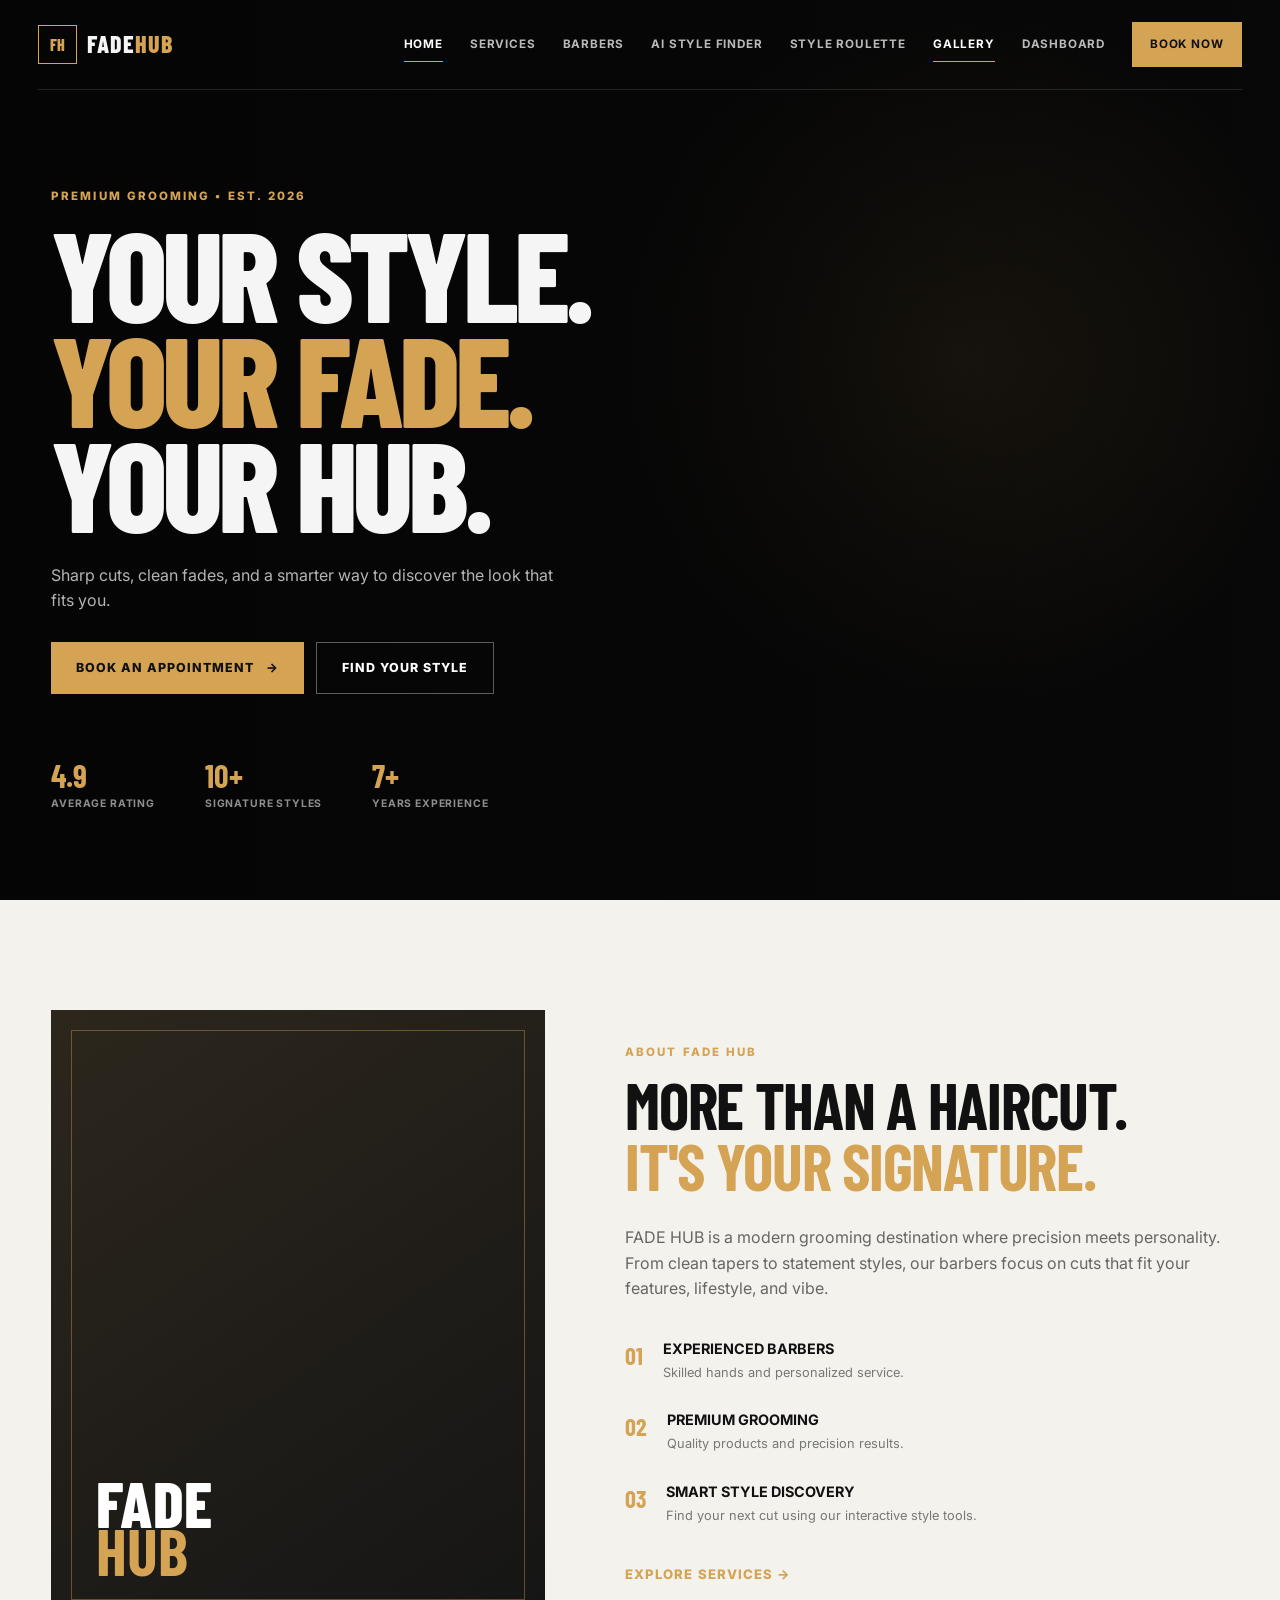
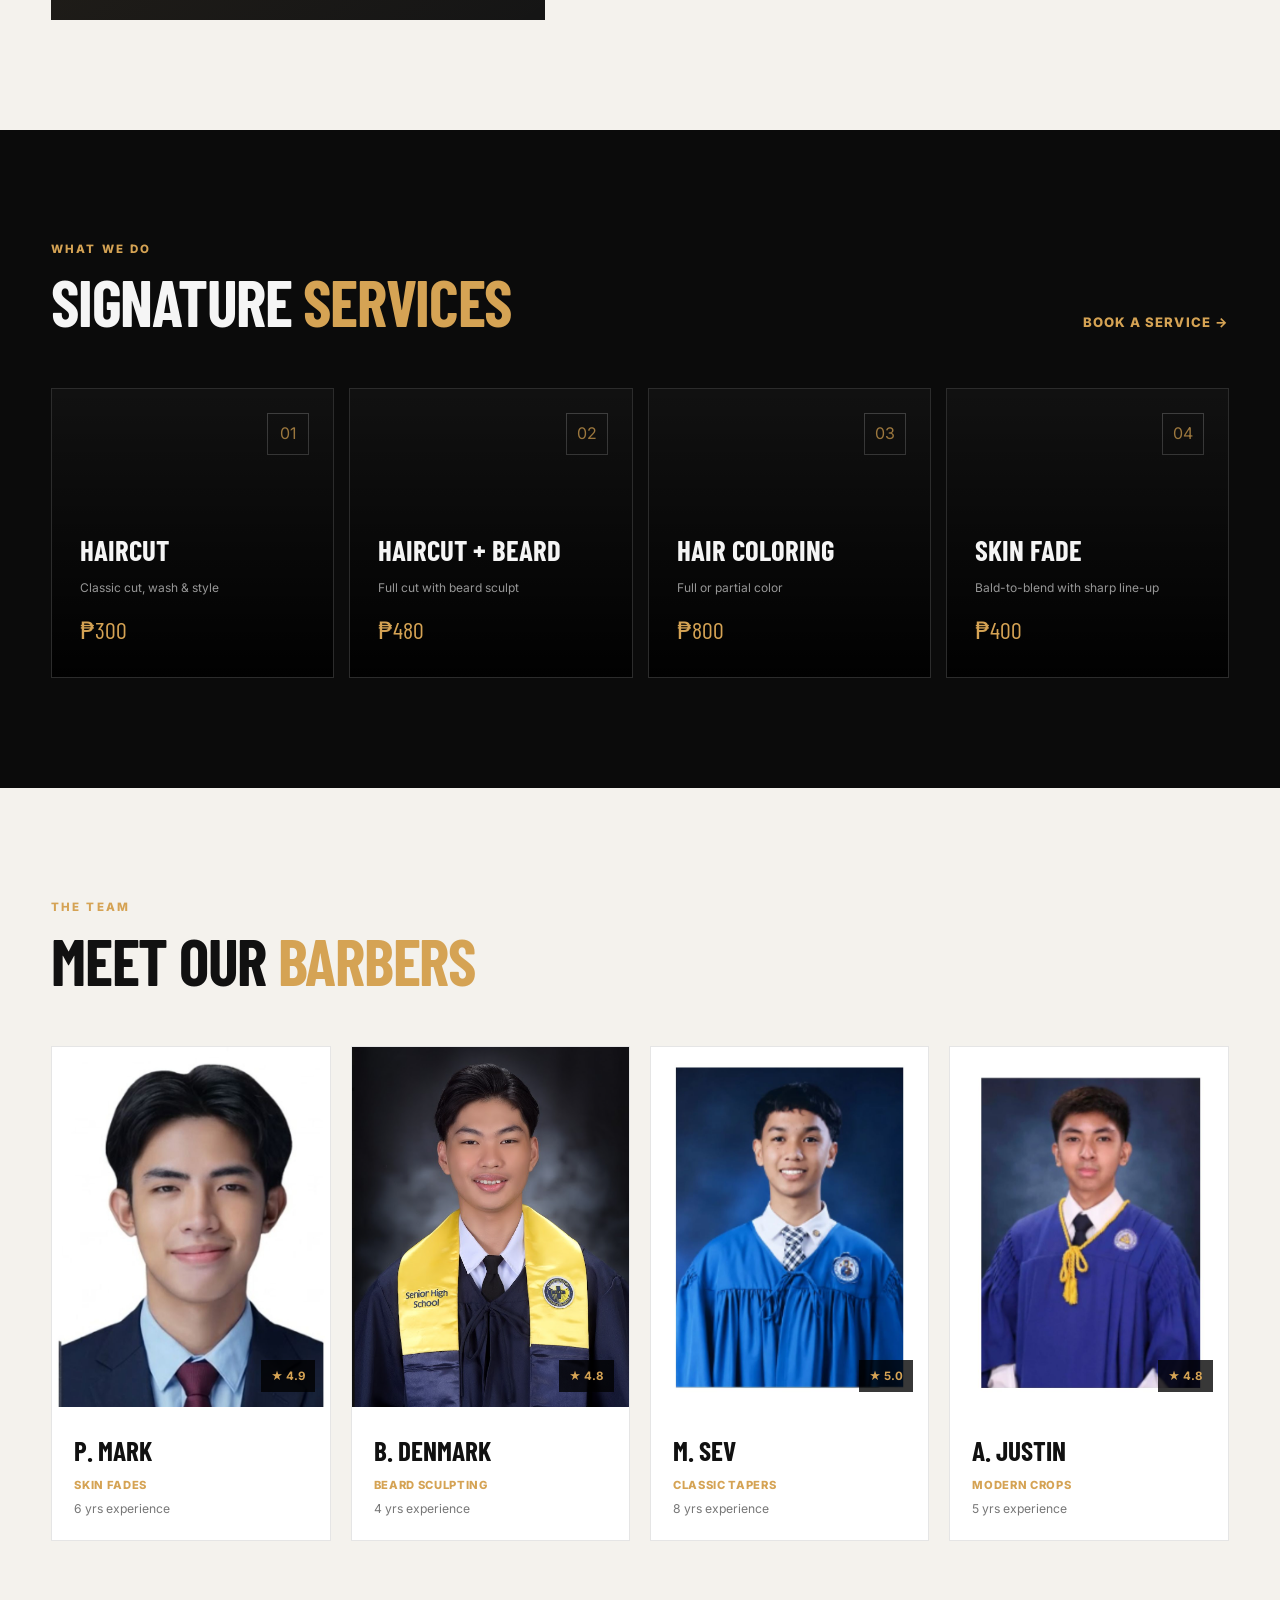
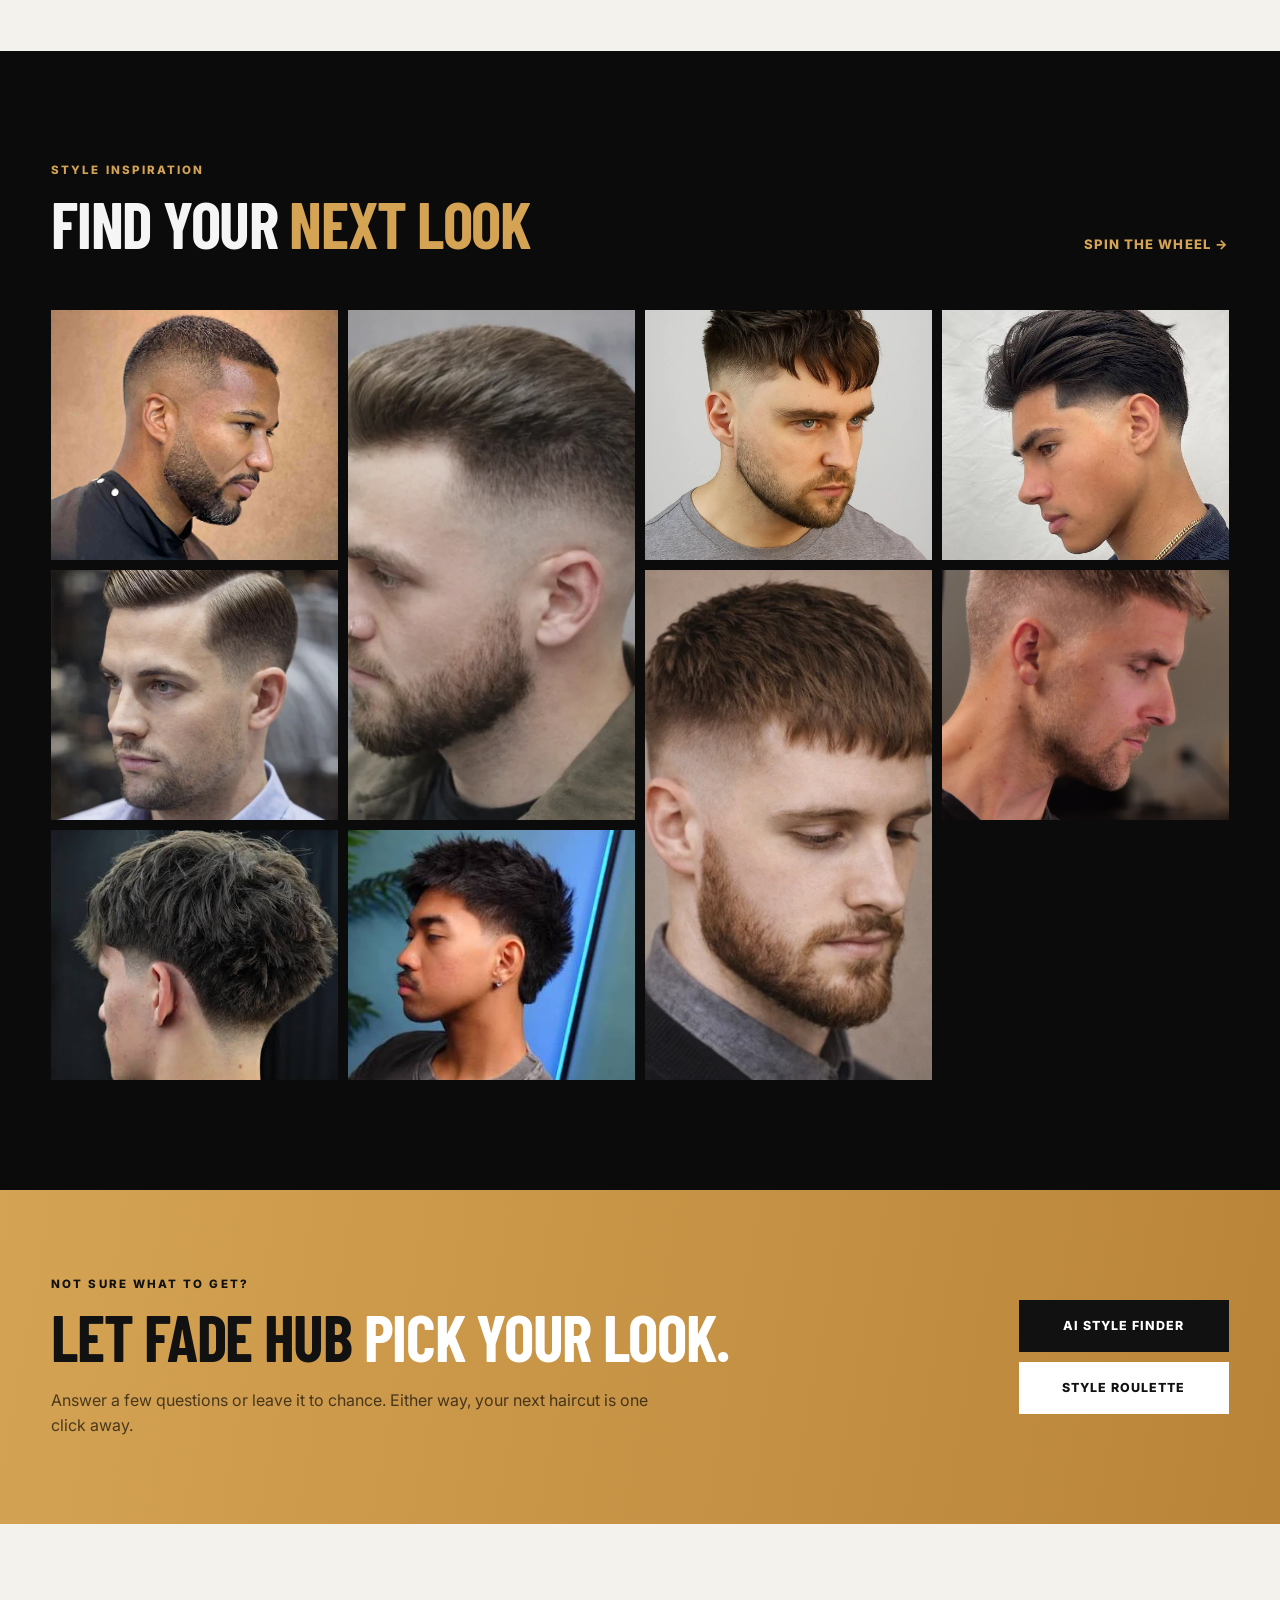
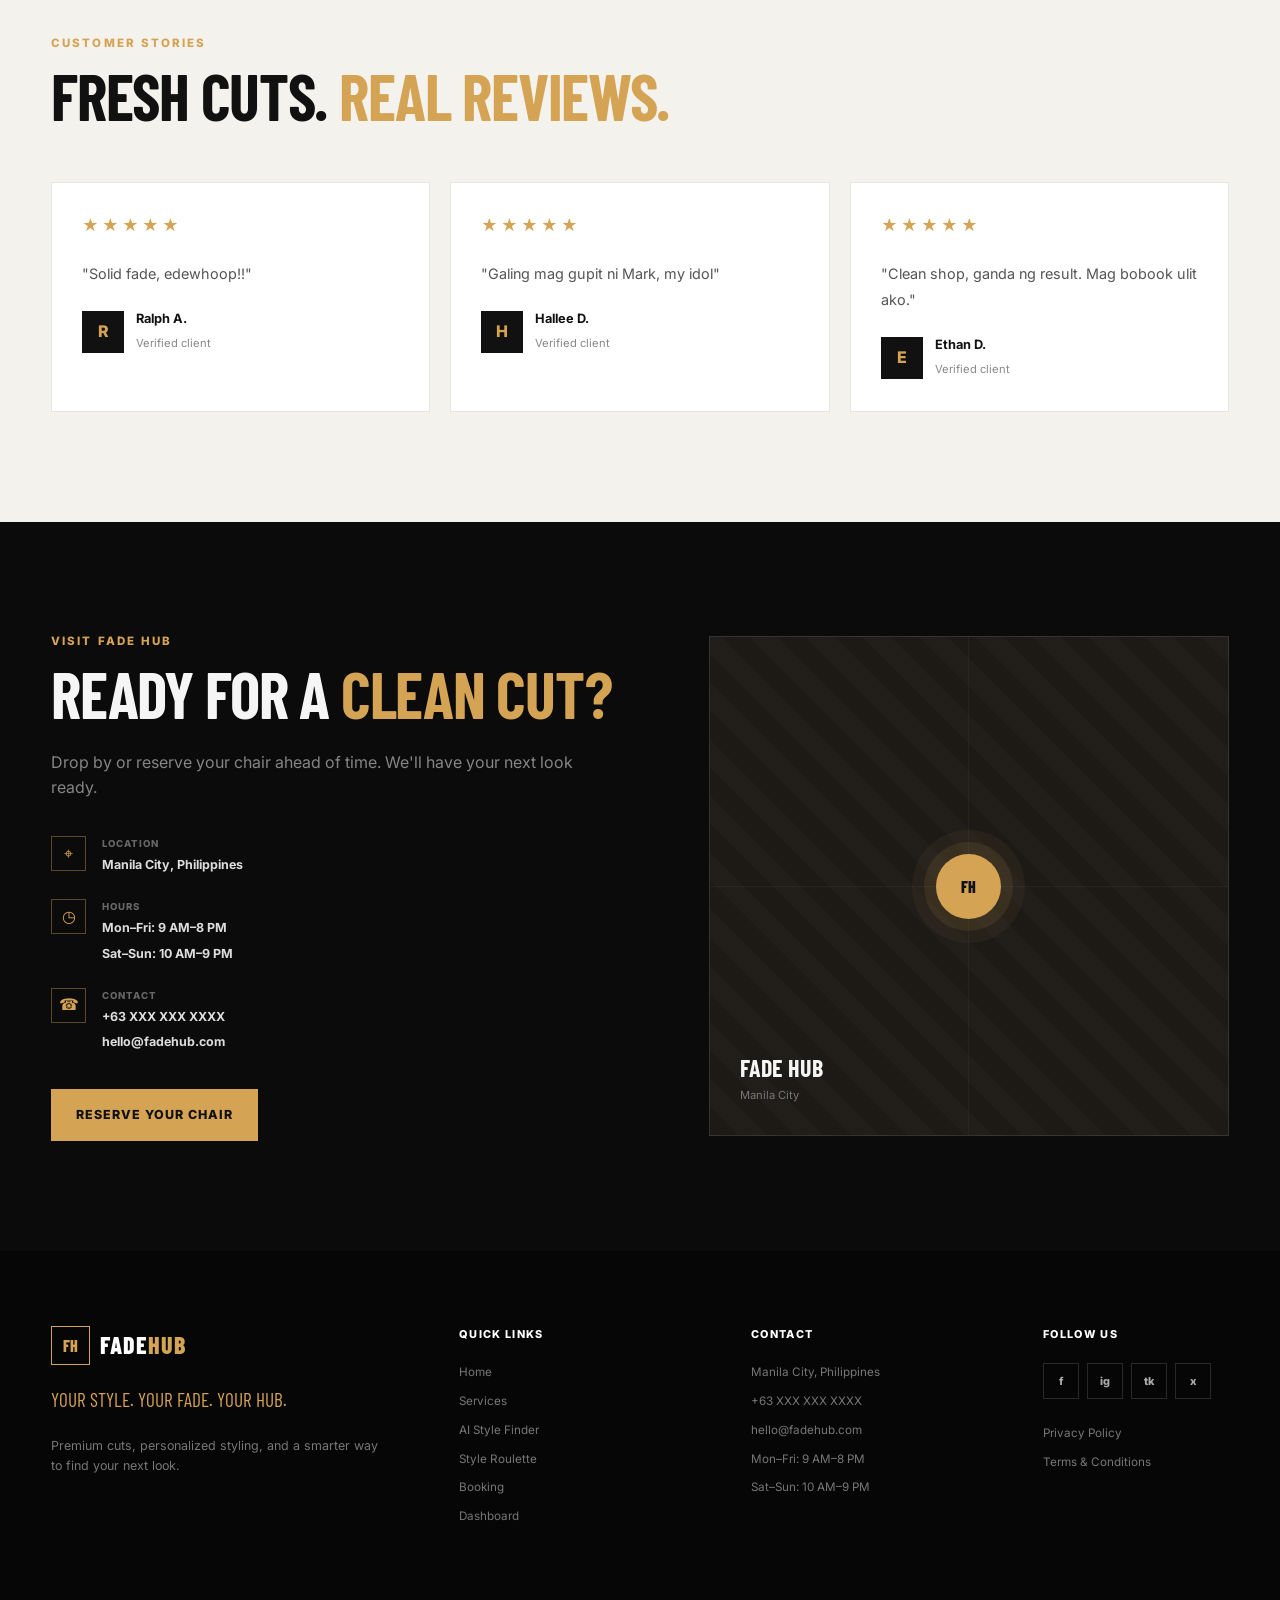
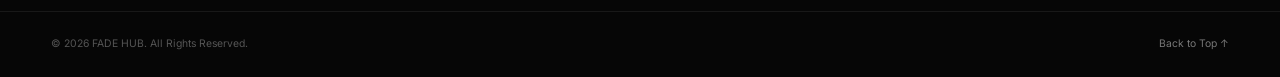
<file: index.html>
<!DOCTYPE html>
<html lang="en">
<head>
    <meta charset="UTF-8">
    <meta name="viewport" content="width=device-width, initial-scale=1.0">

    <title>FADE HUB | Premium Barbershop</title><link rel="icon" href="image/favicon.svg" type="image/svg+xml"><link rel="icon" href="image/favicon.ico" sizes="any"><link rel="apple-touch-icon" href="image/apple-touch-icon.png">

    <meta
        name="description"
        content="FADE HUB — Premium grooming, modern styles, and personalized barbering."
    >

    <link rel="preconnect" href="https://fonts.googleapis.com">
    <link rel="preconnect" href="https://fonts.gstatic.com" crossorigin>

    <link
        href="https://fonts.googleapis.com/css2?family=Barlow+Condensed:wght@500;600;700;800&family=Inter:wght@400;500;600;700;800&display=swap"
        rel="stylesheet"
    >

    <link rel="stylesheet" href="style.css">
</head>

<body>

<header class="site-header">

    <nav class="navbar">

        <a href="index.html" class="logo">
            <span class="logo-box">FH</span>

            <span class="logo-text">
                FADE<span>HUB</span>
            </span>
        </a>

        <button
            class="menu-toggle"
            id="menuToggle"
            aria-label="Open navigation"
            aria-expanded="false"
            aria-controls="navMenu"
        >
            <span></span>
            <span></span>
            <span></span>
        </button>

        <div class="nav-menu" id="navMenu">

            <a href="index.html" class="active">
                Home
            </a>

            <a href="#services">
                Services
            </a>

            <a href="#barbers">
                Barbers
            </a>

            <a href="ai-style-finder.html">
                AI Style Finder
            </a>

            <a href="roulette.html">
                Style Roulette
            </a>

            <a href="#gallery">
                Gallery
            </a>

            <a href="dashboard.html">
                Dashboard
            </a>

            <a
                href="booking.html"
                class="nav-book-btn"
            >
                Book Now
            </a>

        </div>

    </nav>

</header>

<section class="hero">

    <div class="hero-background"></div>

    <div class="hero-overlay"></div>

    <div class="hero-content">

        <p class="eyebrow">
            PREMIUM GROOMING • EST. 2026
        </p>

        <h1>
            YOUR STYLE.
            <br>

            <span>YOUR FADE.</span>

            <br>

            YOUR HUB.
        </h1>

        <p class="hero-description">
            Sharp cuts, clean fades, and a smarter way
            to discover the look that fits you.
        </p>

        <div class="hero-buttons">

            <a
                href="booking.html"
                class="btn btn-primary"
            >
                Book an Appointment
                <span>→</span>
            </a>

            <a
                href="ai-style-finder.html"
                class="btn btn-outline"
            >
                Find Your Style
            </a>

        </div>

        <div class="hero-stats">

            <div>
                <strong>4.9</strong>
                <span>Average Rating</span>
            </div>

            <div>
                <strong>10+</strong>
                <span>Signature Styles</span>
            </div>

            <div>
                <strong>7+</strong>
                <span>Years Experience</span>
            </div>

        </div>

    </div>

</section>

<section class="section about-section"> 

    <div class="container about-grid">

        <div class="about-image">

            <div class="about-image-content">
                <span>FADE</span>
                <strong>HUB</strong>
            </div>

        </div>

        <div class="about-content">

            <p class="eyebrow">
                ABOUT FADE HUB
            </p>

            <h2>
                MORE THAN A HAIRCUT.
                <br>

                <span>IT'S YOUR SIGNATURE.</span>
            </h2>

            <p>
                FADE HUB is a modern grooming destination
                where precision meets personality.
                From clean tapers to statement styles,
                our barbers focus on cuts that fit your
                features, lifestyle, and vibe.
            </p>

            <div class="about-features">

                <div class="feature-item">

                    <span class="feature-number">
                        01
                    </span>

                    <div>
                        <h3>
                            Experienced Barbers
                        </h3>

                        <p>
                            Skilled hands and personalized service.
                        </p>
                    </div>

                </div>

                <div class="feature-item">

                    <span class="feature-number">
                        02
                    </span>

                    <div>
                        <h3>
                            Premium Grooming
                        </h3>

                        <p>
                            Quality products and precision results.
                        </p>
                    </div>

                </div>

                <div class="feature-item">

                    <span class="feature-number">
                        03
                    </span>

                    <div>
                        <h3>
                            Smart Style Discovery
                        </h3>

                        <p>
                            Find your next cut using our
                            interactive style tools.
                        </p>
                    </div>

                </div>

            </div>

            <a
                href="#services"
                class="text-link"
            >
                Explore Services →
            </a>

        </div>

    </div>

</section>

<section
    class="section dark-section"
    id="services"
>

    <div class="container">

        <div class="section-heading">

            <div>

                <p class="eyebrow">
                    WHAT WE DO
                </p>

                <h2>
                    SIGNATURE
                    <span>SERVICES</span>
                </h2>

            </div>

            <a
                href="booking.html"
                class="text-link"
            >
                Book a Service →
            </a>

        </div>


        <div
            class="services-grid"
            id="servicesGrid"
        >


        </div>

    </div>

</section>

<section
    class="section"
    id="barbers"
>

    <div class="container">

        <div class="section-heading">

            <div>

                <p class="eyebrow">
                    THE TEAM
                </p>

                <h2>
                    MEET OUR
                    <span>BARBERS</span>
                </h2>

            </div>

        </div>


        <div
            class="barbers-grid"
            id="barbersGrid"
        >

        </div>

    </div>

</section>

<section
    class="section dark-section"
    id="gallery"
>

    <div class="container">

        <div class="section-heading">

            <div>

                <p class="eyebrow">
                    STYLE INSPIRATION
                </p>

                <h2>
                    FIND YOUR
                    <span>NEXT LOOK</span>
                </h2>

            </div>

            <a
                href="roulette.html"
                class="text-link"
            >
                Spin the Wheel →
            </a>

        </div>


        <div
            class="gallery-grid"
            id="galleryGrid"
        >

        </div>

    </div>

</section>


<section class="style-tools">

    <div class="container style-tools-inner">

        <div>

            <p class="eyebrow">
                NOT SURE WHAT TO GET?
            </p>

            <h2>
                LET FADE HUB
                <span>PICK YOUR LOOK.</span>
            </h2>

            <p>
                Answer a few questions or leave it
                to chance. Either way, your next
                haircut is one click away.
            </p>

        </div>


        <div class="style-tool-buttons">

            <a
                href="ai-style-finder.html"
                class="btn btn-dark"
            >
                AI Style Finder
            </a>

            <a
                href="roulette.html"
                class="btn btn-light"
            >
                Style Roulette
            </a>

        </div>

    </div>

</section>

<section class="section">

    <div class="container">

        <div class="section-heading">

            <div>

                <p class="eyebrow">
                    CUSTOMER STORIES
                </p>

                <h2>
                    FRESH CUTS.
                    <span>REAL REVIEWS.</span>
                </h2>

            </div>

        </div>


        <div
            class="reviews-grid"
            id="reviewsGrid"
        >


        </div>

    </div>

</section>


<section class="section dark-section">

    <div class="container contact-grid">

        <div>

            <p class="eyebrow">
                VISIT FADE HUB
            </p>

            <h2>
                READY FOR A
                <span>CLEAN CUT?</span>
            </h2>

            <p class="contact-description">
                Drop by or reserve your chair ahead of time.
                We'll have your next look ready.
            </p>


            <div class="contact-info">

                <div class="contact-item">

                    <span>⌖</span>

                    <div>

                        <small>
                            LOCATION
                        </small>

                        <strong>
                            Manila City, Philippines
                        </strong>

                    </div>

                </div>


                <div class="contact-item">

                    <span>◷</span>

                    <div>

                        <small>
                            HOURS
                        </small>

                        <strong>
                            Mon–Fri: 9 AM–8 PM
                            <br>
                            Sat–Sun: 10 AM–9 PM
                        </strong>

                    </div>

                </div>


                <div class="contact-item">

                    <span>☎</span>

                    <div>

                        <small>
                            CONTACT
                        </small>

                        <strong>
                            +63 XXX XXX XXXX
                            <br>
                            hello@fadehub.com
                        </strong>

                    </div>

                </div>

            </div>


            <a
                href="booking.html"
                class="btn btn-primary"
            >
                Reserve Your Chair
            </a>

        </div>


        <div class="map-placeholder">

            <div class="map-pin">
                FH
            </div>

            <div class="map-label">

                <strong>
                    FADE HUB
                </strong>

                <span>
                    Manila City
                </span>

            </div>

        </div>

    </div>

</section>

<footer class="footer">

    <div class="container footer-grid">

        <div class="footer-brand">

            <a
                href="index.html"
                class="logo"
            >

                <span class="logo-box">
                    FH
                </span>

                <span class="logo-text">    
                    FADE<span>HUB</span>
                </span>

            </a>

            <p class="footer-tagline">
                Your Style. Your Fade. Your Hub.
            </p>

            <p>
                Premium cuts, personalized styling,
                and a smarter way to find your next look.
            </p>

        </div>


        <div class="footer-column">

            <h4>
                QUICK LINKS
            </h4>

            <a href="index.html">
                Home
            </a>

            <a href="#services">
                Services
            </a>

            <a href="ai-style-finder.html">
                AI Style Finder
            </a>

            <a href="roulette.html">
                Style Roulette
            </a>

            <a href="booking.html">
                Booking
            </a>

            <a href="dashboard.html">
                Dashboard
            </a>

        </div>


        <div class="footer-column">

            <h4>
                CONTACT
            </h4>

            <p>
                Manila City, Philippines
            </p>

            <p>
                +63 XXX XXX XXXX
            </p>

            <p>
                hello@fadehub.com
            </p>

            <p>
                Mon–Fri: 9 AM–8 PM
            </p>

            <p>
                Sat–Sun: 10 AM–9 PM
            </p>

        </div>


        <div class="footer-column">

            <h4>
                FOLLOW US
            </h4>

            <div class="social-links">

                <a href="#">
                    f
                </a>

                <a href="#">
                    ig
                </a>

                <a href="#">
                    tk
                </a>

                <a href="#">
                    x
                </a>

            </div>


            <div class="footer-legal">

                <a href="#">
                    Privacy Policy
                </a>

                <a href="#">
                    Terms & Conditions
                </a>

            </div>

        </div>

    </div>


    <div class="footer-bottom">

        <div class="container footer-bottom-inner">

            <span>
                © 2026 FADE HUB.
                All Rights Reserved.
            </span>

            <a href="#top">
                Back to Top ↑
            </a>

        </div>

    </div>

</footer>

<div
    class="toast"
    id="toast"
    role="status"
    aria-live="polite"
></div>


<script src="script.js"></script>

</body>
</html>
</file>
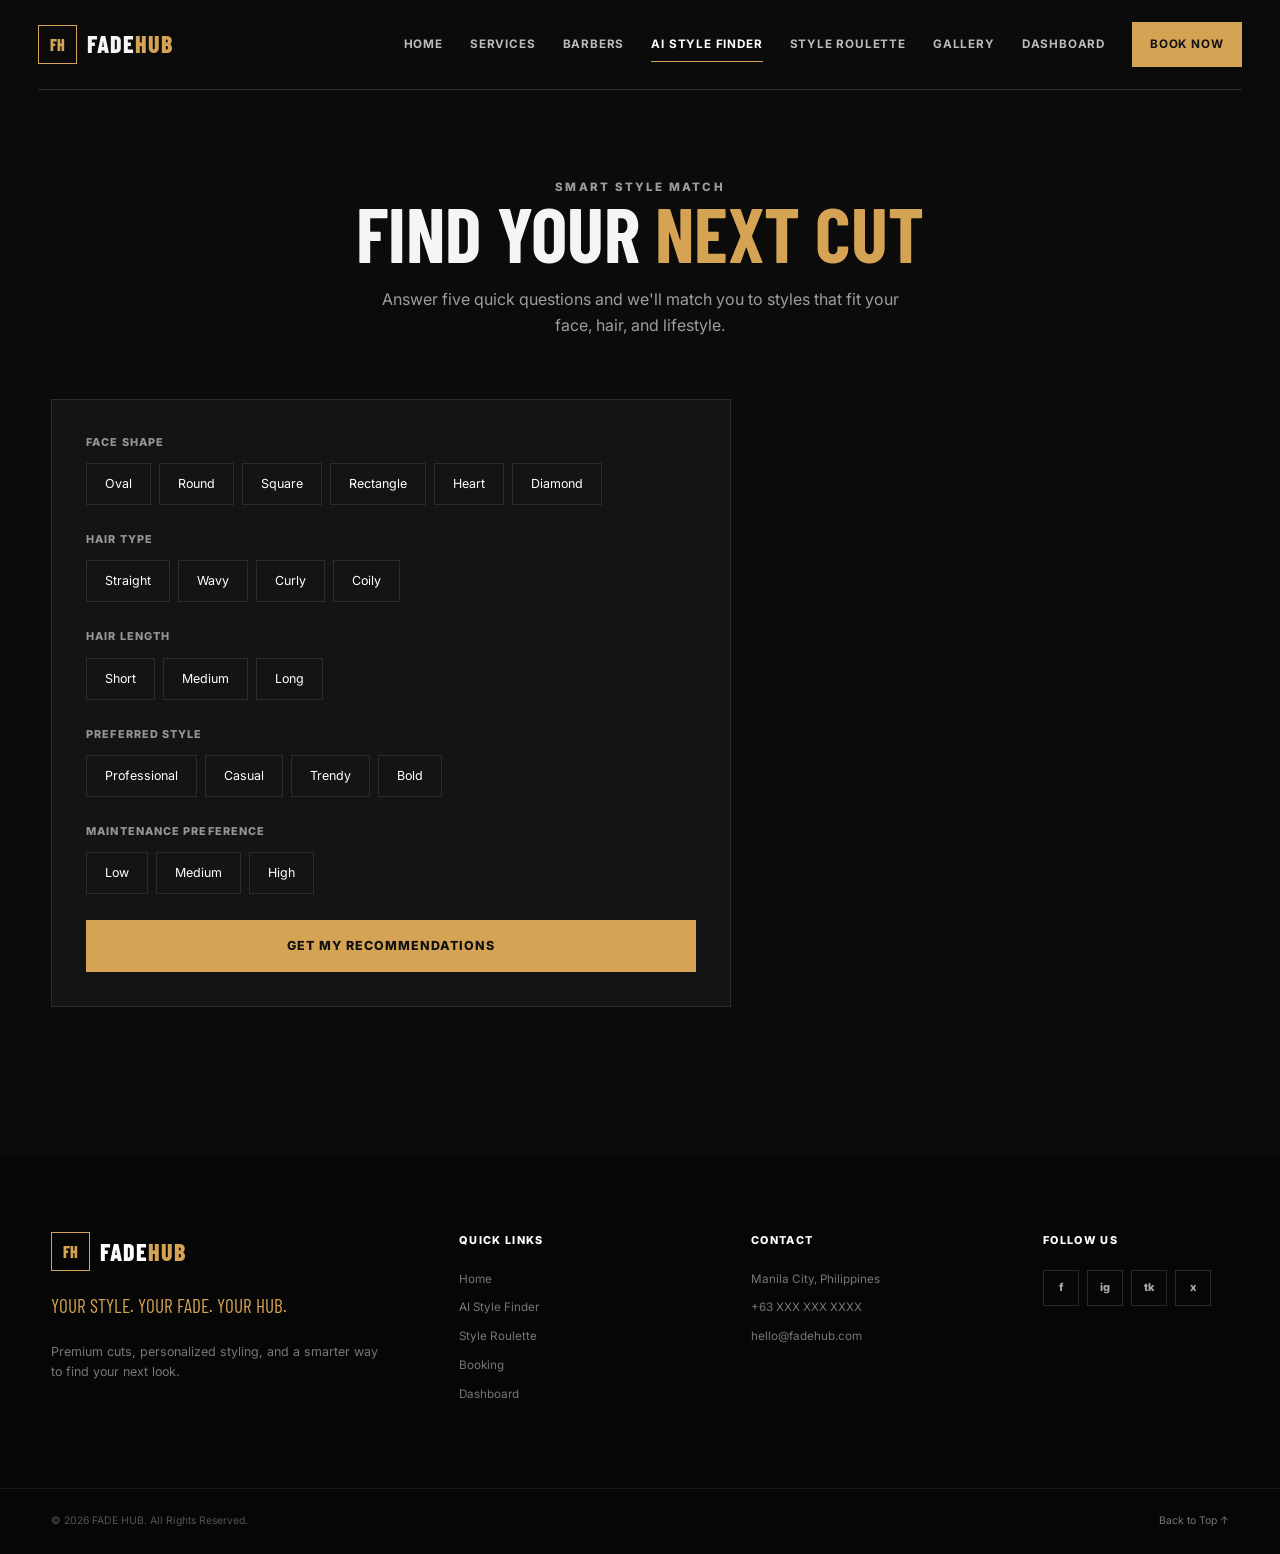
<file: ai-style-finder.html>
<!DOCTYPE html>
<html lang="en">
<head>
    <meta charset="UTF-8">
    <meta name="viewport" content="width=device-width, initial-scale=1.0">
    <title>AI Style Finder | FADE HUB</title><link rel="icon" href="image/favicon.svg" type="image/svg+xml"><link rel="icon" href="image/favicon.ico" sizes="any"><link rel="apple-touch-icon" href="image/apple-touch-icon.png">
    <meta name="description" content="Answer a few questions and get hairstyle recommendations matched to you.">

    <link rel="preconnect" href="https://fonts.googleapis.com">
    <link rel="preconnect" href="https://fonts.gstatic.com" crossorigin>
    <link href="https://fonts.googleapis.com/css2?family=Barlow+Condensed:wght@500;600;700;800&family=Inter:wght@400;500;600;700;800&display=swap" rel="stylesheet">
    <link rel="stylesheet" href="style.css">
</head>
<body>

<header class="site-header">
    <nav class="navbar">
        <a href="index.html" class="logo">
            <span class="logo-box">FH</span>
            <span class="logo-text">FADE<span>HUB</span></span>
        </a>

        <button class="menu-toggle" id="menuToggle" aria-label="Open navigation" aria-expanded="false" aria-controls="navMenu">
            <span></span><span></span><span></span>
        </button>

        <div class="nav-menu" id="navMenu">
            <a href="index.html">Home</a>
            <a href="index.html#services">Services</a>
            <a href="index.html#barbers">Barbers</a>
            <a href="ai-style-finder.html" class="active">AI Style Finder</a>
            <a href="roulette.html">Style Roulette</a>
            <a href="index.html#gallery">Gallery</a>
            <a href="dashboard.html">Dashboard</a>
            <a href="booking.html" class="nav-book-btn">Book Now</a>
        </div>
    </nav>
</header>

<section class="dark-section page-hero">
    <div class="container">
        <p class="eyebrow">SMART STYLE MATCH</p>
        <h1>FIND YOUR <span>NEXT CUT</span></h1>
        <p>Answer five quick questions and we'll match you to styles that fit your face, hair, and lifestyle.</p>
    </div>
</section>

<section class="section dark-section" style="padding-top:0;">
    <div class="container">

        <div class="quiz-card" id="quizForm">

            <div class="quiz-row" data-q="face">
                <label>Face Shape</label>
                <div class="quiz-opts">
                    <button type="button" class="quiz-opt">Oval</button>
                    <button type="button" class="quiz-opt">Round</button>
                    <button type="button" class="quiz-opt">Square</button>
                    <button type="button" class="quiz-opt">Rectangle</button>
                    <button type="button" class="quiz-opt">Heart</button>
                    <button type="button" class="quiz-opt">Diamond</button>
                </div>
            </div>

            <div class="quiz-row" data-q="type">
                <label>Hair Type</label>
                <div class="quiz-opts">
                    <button type="button" class="quiz-opt">Straight</button>
                    <button type="button" class="quiz-opt">Wavy</button>
                    <button type="button" class="quiz-opt">Curly</button>
                    <button type="button" class="quiz-opt">Coily</button>
                </div>
            </div>

            <div class="quiz-row" data-q="length">
                <label>Hair Length</label>
                <div class="quiz-opts">
                    <button type="button" class="quiz-opt">Short</button>
                    <button type="button" class="quiz-opt">Medium</button>
                    <button type="button" class="quiz-opt">Long</button>
                </div>
            </div>

            <div class="quiz-row" data-q="style">
                <label>Preferred Style</label>
                <div class="quiz-opts">
                    <button type="button" class="quiz-opt">Professional</button>
                    <button type="button" class="quiz-opt">Casual</button>
                    <button type="button" class="quiz-opt">Trendy</button>
                    <button type="button" class="quiz-opt">Bold</button>
                </div>
            </div>

            <div class="quiz-row" data-q="maintenance">
                <label>Maintenance Preference</label>
                <div class="quiz-opts">
                    <button type="button" class="quiz-opt">Low</button>
                    <button type="button" class="quiz-opt">Medium</button>
                    <button type="button" class="quiz-opt">High</button>
                </div>
            </div>

            <button class="btn btn-primary" id="getRecsBtn" style="width:100%;">Get My Recommendations</button>

        </div>

        <div class="rec-grid" id="recResults"></div>

    </div>
</section>

<footer class="footer">
    <div class="container footer-grid">
        <div class="footer-brand">
            <a href="index.html" class="logo">
                <span class="logo-box">FH</span>
                <span class="logo-text">FADE<span>HUB</span></span>
            </a>
            <p class="footer-tagline">Your Style. Your Fade. Your Hub.</p>
            <p>Premium cuts, personalized styling, and a smarter way to find your next look.</p>
        </div>
        <div class="footer-column">
            <h4>QUICK LINKS</h4>
            <a href="index.html">Home</a>
            <a href="ai-style-finder.html">AI Style Finder</a>
            <a href="roulette.html">Style Roulette</a>
            <a href="booking.html">Booking</a>
            <a href="dashboard.html">Dashboard</a>
        </div>
        <div class="footer-column">
            <h4>CONTACT</h4>
            <p>Manila City, Philippines</p>
            <p>+63 XXX XXX XXXX</p>
            <p>hello@fadehub.com</p>
        </div>
        <div class="footer-column">
            <h4>FOLLOW US</h4>
            <div class="social-links">
                <a href="#">f</a><a href="#">ig</a><a href="#">tk</a><a href="#">x</a>
            </div>
        </div>
    </div>
    <div class="footer-bottom">
        <div class="container footer-bottom-inner">
            <span>© 2026 FADE HUB. All Rights Reserved.</span>
            <a href="#top">Back to Top ↑</a>
        </div>
    </div>
</footer>

<div class="toast" id="toast" role="status" aria-live="polite"></div>

<script src="script.js"></script>
</body>
</html>
</file>
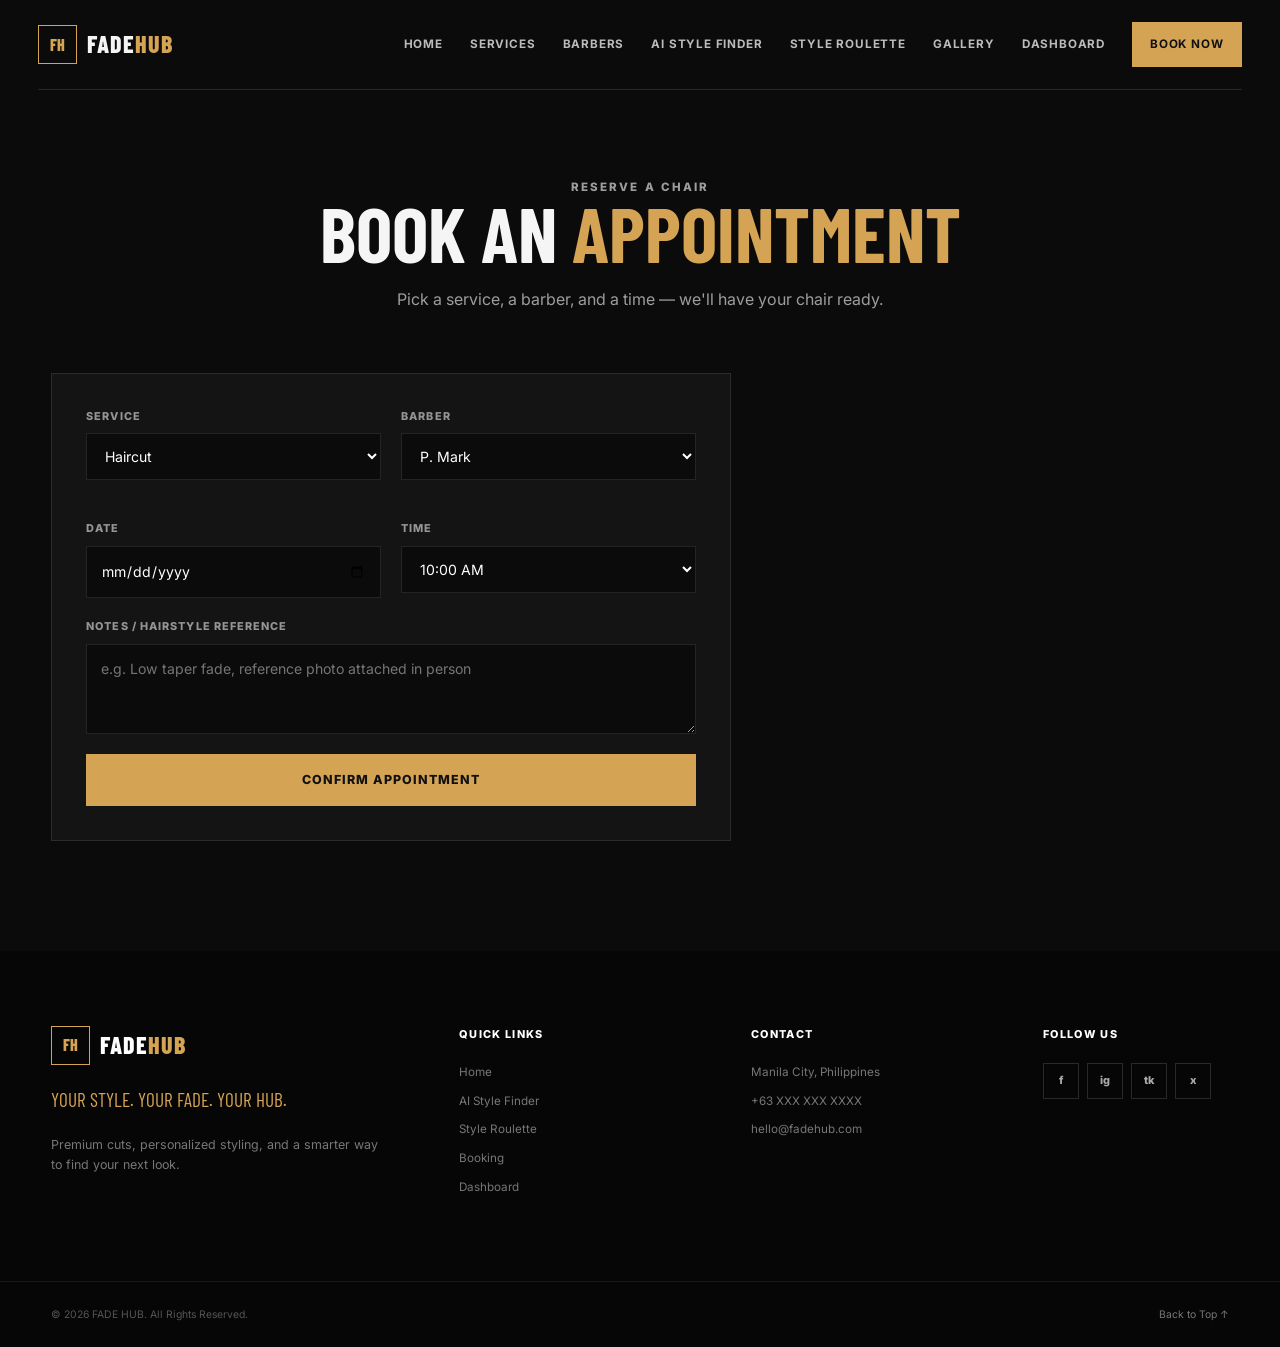
<file: booking.html>
<!DOCTYPE html>
<html lang="en">
<head>
    <meta charset="UTF-8">
    <meta name="viewport" content="width=device-width, initial-scale=1.0">
    <title>Book an Appointment | FADE HUB</title><link rel="icon" href="image/favicon.svg" type="image/svg+xml"><link rel="icon" href="image/favicon.ico" sizes="any"><link rel="apple-touch-icon" href="image/apple-touch-icon.png">
    <meta name="description" content="Book your next appointment at FADE HUB.">

    <link rel="preconnect" href="https://fonts.googleapis.com">
    <link rel="preconnect" href="https://fonts.gstatic.com" crossorigin>
    <link href="https://fonts.googleapis.com/css2?family=Barlow+Condensed:wght@500;600;700;800&family=Inter:wght@400;500;600;700;800&display=swap" rel="stylesheet">
    <link rel="stylesheet" href="style.css">
</head>
<body>

<header class="site-header">
    <nav class="navbar">
        <a href="index.html" class="logo">
            <span class="logo-box">FH</span>
            <span class="logo-text">FADE<span>HUB</span></span>
        </a>

        <button class="menu-toggle" id="menuToggle" aria-label="Open navigation" aria-expanded="false" aria-controls="navMenu">
            <span></span><span></span><span></span>
        </button>

        <div class="nav-menu" id="navMenu">
            <a href="index.html">Home</a>
            <a href="index.html#services">Services</a>
            <a href="index.html#barbers">Barbers</a>
            <a href="ai-style-finder.html">AI Style Finder</a>
            <a href="roulette.html">Style Roulette</a>
            <a href="index.html#gallery">Gallery</a>
            <a href="dashboard.html">Dashboard</a>
            <a href="booking.html" class="nav-book-btn">Book Now</a>
        </div>
    </nav>
</header>

<section class="dark-section page-hero">
    <div class="container">
        <p class="eyebrow">RESERVE A CHAIR</p>
        <h1>BOOK AN <span>APPOINTMENT</span></h1>
        <p>Pick a service, a barber, and a time — we'll have your chair ready.</p>
    </div>
</section>

<section class="section dark-section" style="padding-top:0;">
    <div class="container">
        <div class="form-card" id="bookingForm">

            <div class="form-grid">
                <div class="field">
                    <label>Service</label>
                    <select id="fService"></select>
                </div>
                <div class="field">
                    <label>Barber</label>
                    <select id="fBarber"></select>
                </div>
                <div class="field">
                    <label>Date</label>
                    <input type="date" id="fDate">
                </div>
                <div class="field">
                    <label>Time</label>
                    <select id="fTime">
                        <option>10:00 AM</option>
                        <option>11:30 AM</option>
                        <option>1:00 PM</option>
                        <option>3:30 PM</option>
                        <option>5:00 PM</option>
                    </select>
                </div>
            </div>

            <div class="field">
                <label>Notes / Hairstyle Reference</label>
                <textarea id="fNotes" placeholder="e.g. Low taper fade, reference photo attached in person"></textarea>
            </div>

            <button class="btn btn-primary" id="confirmBookingBtn" style="width:100%;">Confirm Appointment</button>

            <div class="confirm-box" id="confirmBox"></div>
        </div>
    </div>
</section>

<footer class="footer">
    <div class="container footer-grid">
        <div class="footer-brand">
            <a href="index.html" class="logo">
                <span class="logo-box">FH</span>
                <span class="logo-text">FADE<span>HUB</span></span>
            </a>
            <p class="footer-tagline">Your Style. Your Fade. Your Hub.</p>
            <p>Premium cuts, personalized styling, and a smarter way to find your next look.</p>
        </div>
        <div class="footer-column">
            <h4>QUICK LINKS</h4>
            <a href="index.html">Home</a>
            <a href="ai-style-finder.html">AI Style Finder</a>
            <a href="roulette.html">Style Roulette</a>
            <a href="booking.html">Booking</a>
            <a href="dashboard.html">Dashboard</a>
        </div>
        <div class="footer-column">
            <h4>CONTACT</h4>
            <p>Manila City, Philippines</p>
            <p>+63 XXX XXX XXXX</p>
            <p>hello@fadehub.com</p>
        </div>
        <div class="footer-column">
            <h4>FOLLOW US</h4>
            <div class="social-links">
                <a href="#">f</a><a href="#">ig</a><a href="#">tk</a><a href="#">x</a>
            </div>
        </div>
    </div>
    <div class="footer-bottom">
        <div class="container footer-bottom-inner">
            <span>© 2026 FADE HUB. All Rights Reserved.</span>
            <a href="#top">Back to Top ↑</a>
        </div>
    </div>
</footer>

<div class="toast" id="toast" role="status" aria-live="polite"></div>

<script src="script.js"></script>
</body>
</html>
</file>
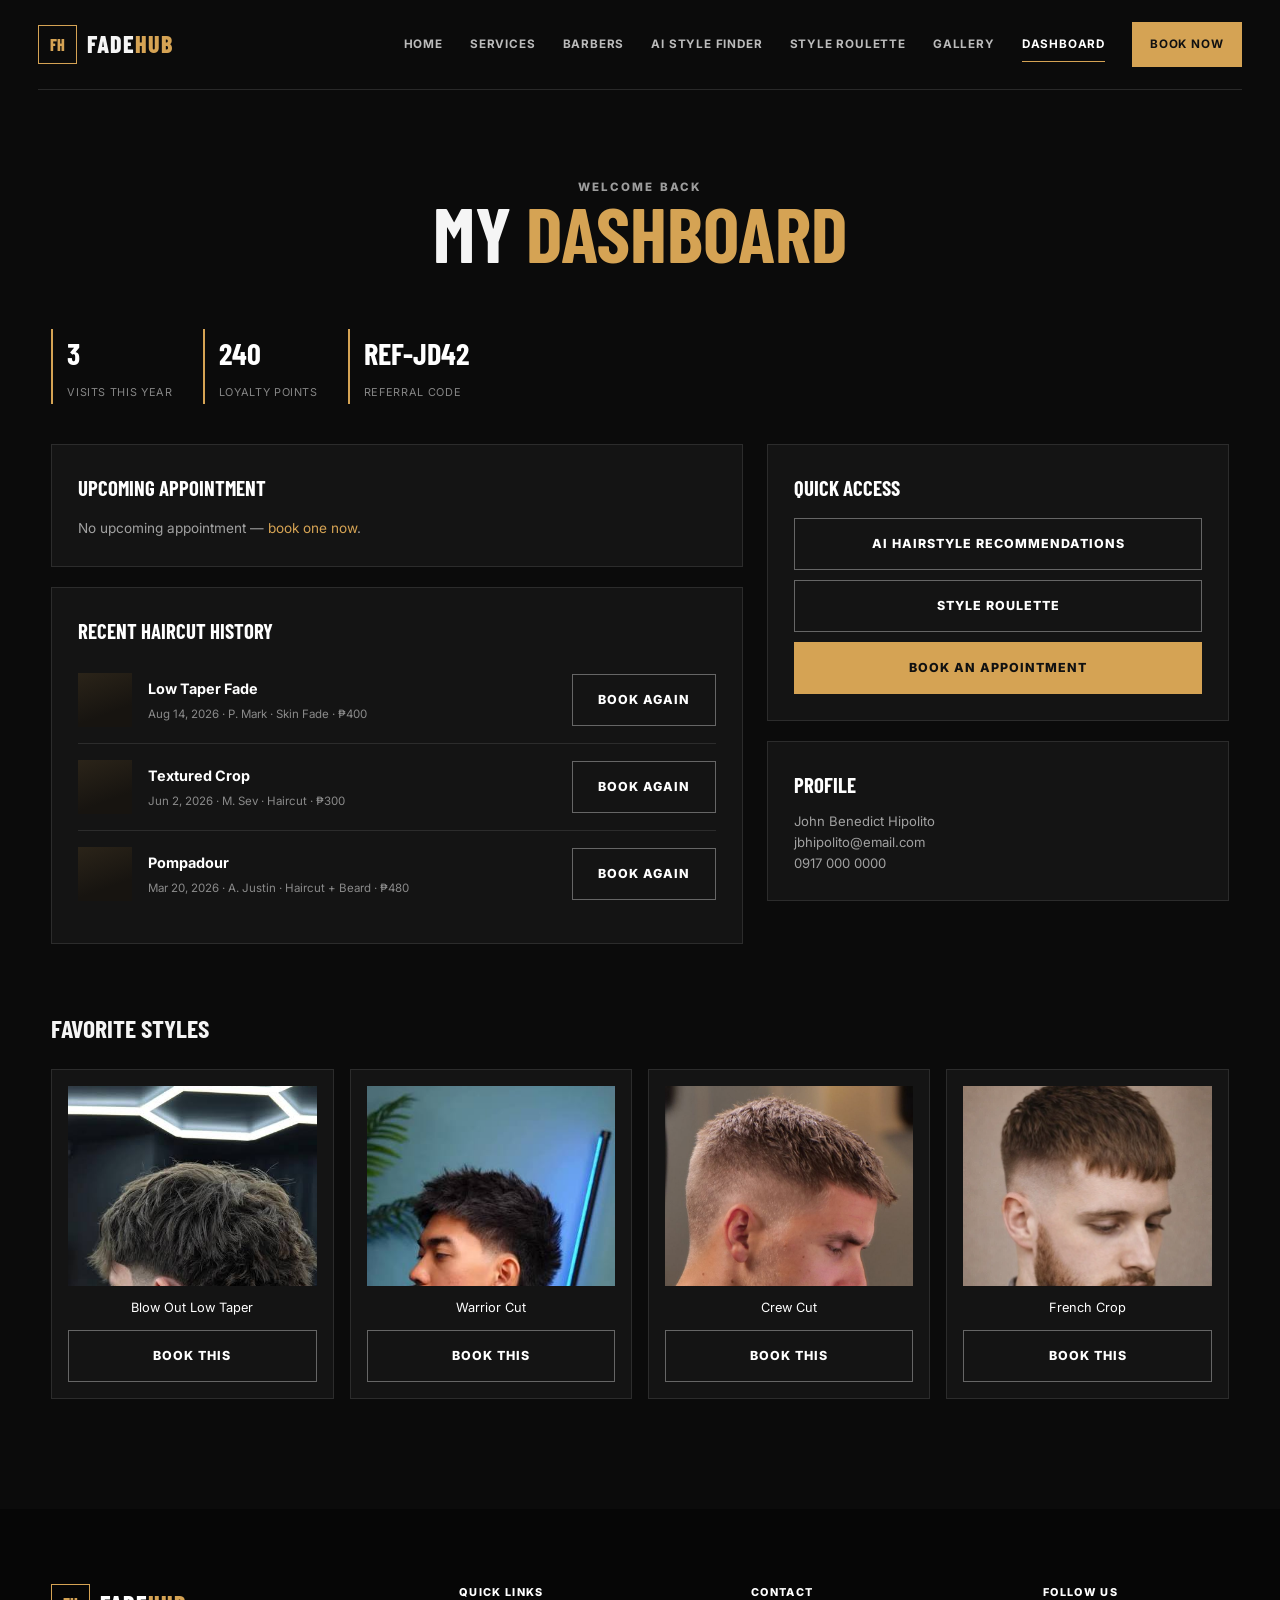
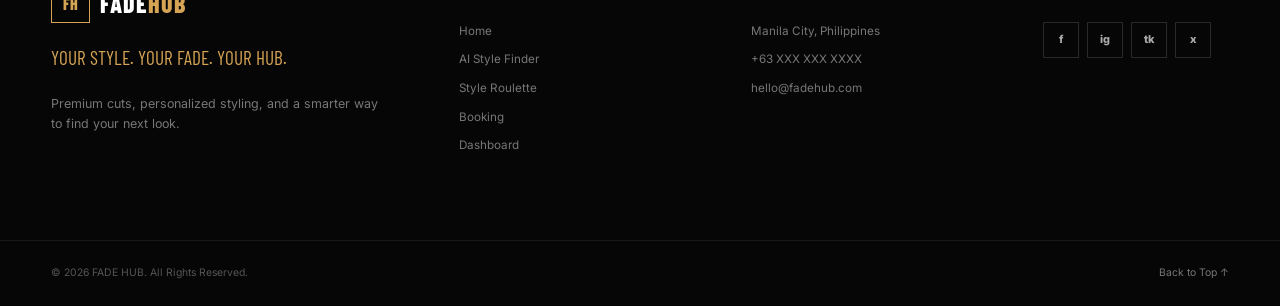
<file: dashboard.html>
<!DOCTYPE html>
<html lang="en">
<head>
    <meta charset="UTF-8">
    <meta name="viewport" content="width=device-width, initial-scale=1.0">
    <title>My Dashboard | FADE HUB</title><link rel="icon" href="image/favicon.svg" type="image/svg+xml"><link rel="icon" href="image/favicon.ico" sizes="any"><link rel="apple-touch-icon" href="image/apple-touch-icon.png">
    <meta name="description" content="Your FADE HUB dashboard — appointments, history, and favorites.">

    <link rel="preconnect" href="https://fonts.googleapis.com">
    <link rel="preconnect" href="https://fonts.gstatic.com" crossorigin>
    <link href="https://fonts.googleapis.com/css2?family=Barlow+Condensed:wght@500;600;700;800&family=Inter:wght@400;500;600;700;800&display=swap" rel="stylesheet">
    <link rel="stylesheet" href="style.css">
</head>
<body>

<header class="site-header">
    <nav class="navbar">
        <a href="index.html" class="logo">
            <span class="logo-box">FH</span>
            <span class="logo-text">FADE<span>HUB</span></span>
        </a>

        <button class="menu-toggle" id="menuToggle" aria-label="Open navigation" aria-expanded="false" aria-controls="navMenu">
            <span></span><span></span><span></span>
        </button>

        <div class="nav-menu" id="navMenu">
            <a href="index.html">Home</a>
            <a href="index.html#services">Services</a>
            <a href="index.html#barbers">Barbers</a>
            <a href="ai-style-finder.html">AI Style Finder</a>
            <a href="roulette.html">Style Roulette</a>
            <a href="index.html#gallery">Gallery</a>
            <a href="dashboard.html" class="active">Dashboard</a>
            <a href="booking.html" class="nav-book-btn">Book Now</a>
        </div>
    </nav>
</header>

<section class="dark-section page-hero">
    <div class="container">
        <p class="eyebrow">WELCOME BACK</p>
        <h1>MY <span>DASHBOARD</span></h1>
    </div>
</section>

<section class="section dark-section" style="padding-top:0;">
    <div class="container">

        <div class="stat-row">
            <div class="stat"><b>3</b><span>Visits this year</span></div>
            <div class="stat"><b>240</b><span>Loyalty points</span></div>
            <div class="stat"><b>REF-JD42</b><span>Referral code</span></div>
        </div>

        <div class="dash-grid">

            <div>
                <div class="card">
                    <h3>Upcoming Appointment</h3>
                    <p id="dashUpcoming" style="margin-top:14px;color:rgba(255,255,255,.6);font-size:.85rem;"></p>
                </div>

                <div class="card">
                    <h3>Recent Haircut History</h3>
                    <div id="dashHistory" style="margin-top:10px;"></div>
                </div>
            </div>

            <div>
                <div class="card">
                    <h3>Quick Access</h3>
                    <div class="quick-links" style="margin-top:14px;">
                        <a href="ai-style-finder.html" class="btn btn-outline" style="color:#fff;border-color:rgba(255,255,255,.35);">AI Hairstyle Recommendations</a>
                        <a href="roulette.html" class="btn btn-outline" style="color:#fff;border-color:rgba(255,255,255,.35);">Style Roulette</a>
                        <a href="booking.html" class="btn btn-primary">Book an Appointment</a>
                    </div>
                </div>

                <div class="card">
                    <h3>Profile</h3>
                    <p style="margin-top:10px;color:rgba(255,255,255,.6);font-size:.82rem;">
                        John Benedict Hipolito<br>
                        jbhipolito@email.com<br>
                        0917 000 0000
                    </p>
                </div>
            </div>

        </div>

        <h3 style="font-family:'Barlow Condensed',sans-serif;font-size:1.6rem;text-transform:uppercase;margin:44px 0 20px;">Favorite Styles</h3>
        <div class="fav-grid" id="dashFavorites"></div>

    </div>
</section>

<footer class="footer">
    <div class="container footer-grid">
        <div class="footer-brand">
            <a href="index.html" class="logo">
                <span class="logo-box">FH</span>
                <span class="logo-text">FADE<span>HUB</span></span>
            </a>
            <p class="footer-tagline">Your Style. Your Fade. Your Hub.</p>
            <p>Premium cuts, personalized styling, and a smarter way to find your next look.</p>
        </div>
        <div class="footer-column">
            <h4>QUICK LINKS</h4>
            <a href="index.html">Home</a>
            <a href="ai-style-finder.html">AI Style Finder</a>
            <a href="roulette.html">Style Roulette</a>
            <a href="booking.html">Booking</a>
            <a href="dashboard.html">Dashboard</a>
        </div>
        <div class="footer-column">
            <h4>CONTACT</h4>
            <p>Manila City, Philippines</p>
            <p>+63 XXX XXX XXXX</p>
            <p>hello@fadehub.com</p>
        </div>
        <div class="footer-column">
            <h4>FOLLOW US</h4>
            <div class="social-links">
                <a href="#">f</a><a href="#">ig</a><a href="#">tk</a><a href="#">x</a>
            </div>
        </div>
    </div>
    <div class="footer-bottom">
        <div class="container footer-bottom-inner">
            <span>© 2026 FADE HUB. All Rights Reserved.</span>
            <a href="#top">Back to Top ↑</a>
        </div>
    </div>
</footer>

<div class="toast" id="toast" role="status" aria-live="polite"></div>

<script src="script.js"></script>
</body>
</html>
</file>
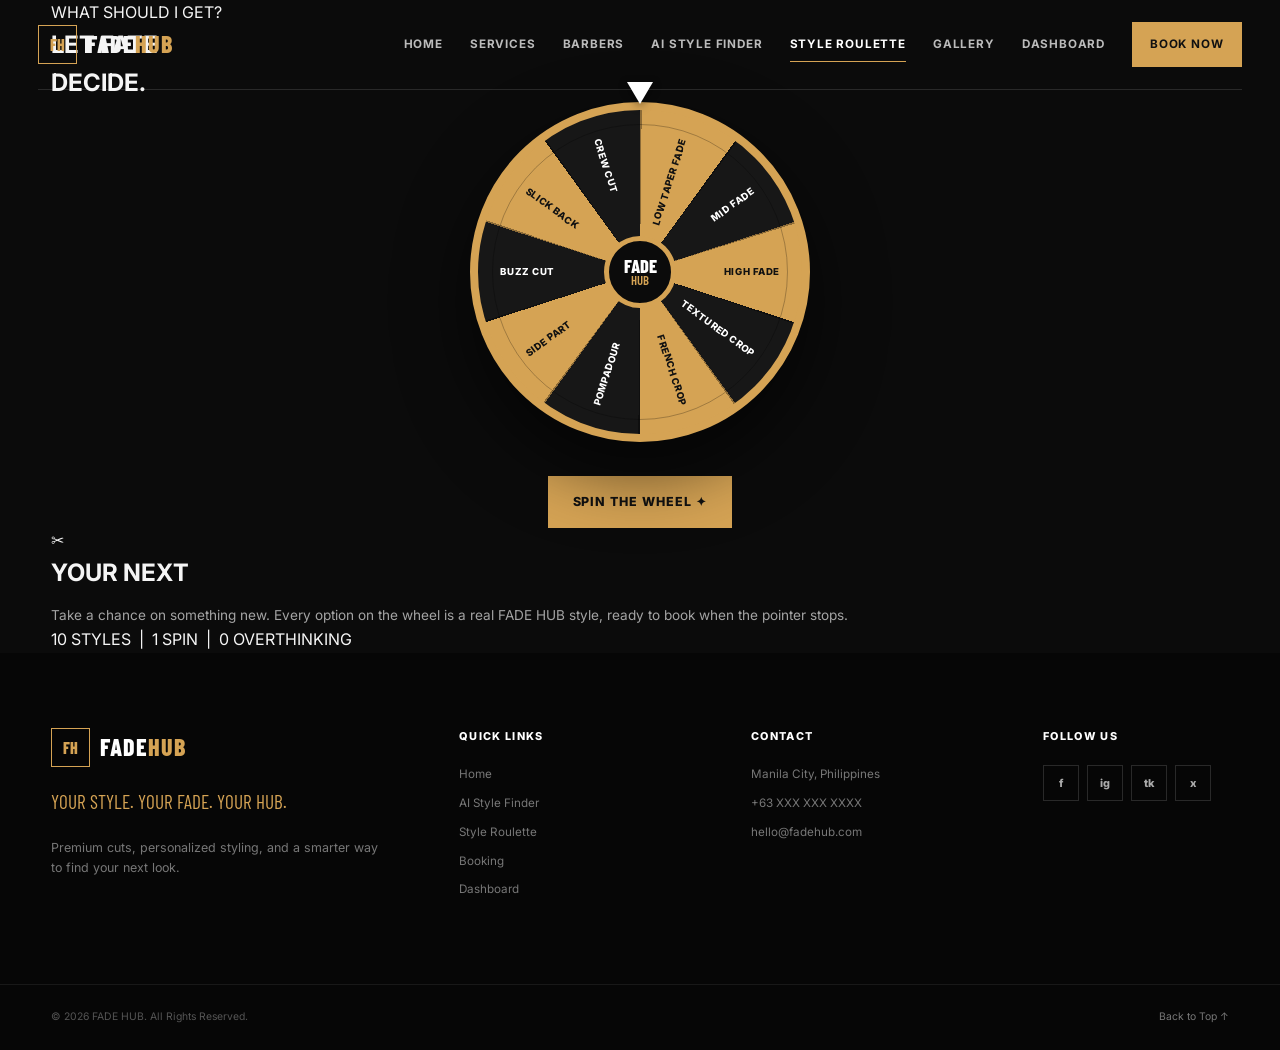
<file: roulette.html>
<!DOCTYPE html>
<html lang="en">
<head>
    <meta charset="UTF-8">
    <meta name="viewport" content="width=device-width, initial-scale=1.0">
    <title>Style Roulette | FADE HUB</title><link rel="icon" href="image/favicon.svg" type="image/svg+xml"><link rel="icon" href="image/favicon.ico" sizes="any"><link rel="apple-touch-icon" href="image/apple-touch-icon.png">
    <meta name="description" content="Not sure what to get? Spin the FADE HUB style roulette.">

    <link rel="preconnect" href="https://fonts.googleapis.com">
    <link rel="preconnect" href="https://fonts.gstatic.com" crossorigin>
    <link href="https://fonts.googleapis.com/css2?family=Barlow+Condensed:wght@500;600;700;800&family=Inter:wght@400;500;600;700;800&display=swap" rel="stylesheet">
    <link rel="stylesheet" href="style.css">
</head>
<body>

<header class="site-header solid">
    <nav class="navbar">
        <a href="index.html" class="logo">
            <span class="logo-box">FH</span>
            <span class="logo-text">FADE<span>HUB</span></span>
        </a>

        <button class="menu-toggle" id="menuToggle" aria-label="Open navigation" aria-expanded="false" aria-controls="navMenu">
            <span></span><span></span><span></span>
        </button>

        <div class="nav-menu" id="navMenu">
            <a href="index.html">Home</a>
            <a href="index.html#services">Services</a>
            <a href="index.html#barbers">Barbers</a>
            <a href="ai-style-finder.html">AI Style Finder</a>
            <a href="roulette.html" class="active">Style Roulette</a>
            <a href="index.html#gallery">Gallery</a>
            <a href="dashboard.html">Dashboard</a>
            <a href="booking.html" class="nav-book-btn">Book Now</a>
        </div>
    </nav>
</header>

<section class="roulette-section">
    <div class="container">

        <div class="roulette-top">
            <div>
                <p class="roulette-eyebrow">WHAT SHOULD I GET?</p>
                <h1 class="roulette-title">LET FATE<br><span>DECIDE.</span></h1>
            </div>
            
        </div>

        <div class="roulette-main">

            <div class="wheel-zone">
                <div class="wheel-outer">
                    <div class="wheel-pointer" aria-hidden="true"></div>
                    <div class="wheel" id="wheel">
                        <div class="wheel-labels" id="wheelLabels"></div>
                    </div>
                    <div class="wheel-hub" aria-hidden="true">
                        <strong>FADE</strong>
                        <span>HUB</span>
                    </div>
                </div>

                <button class="btn btn-primary" id="spinBtn">Spin the Wheel ✦</button>
            </div>

            <div class="roulette-result">
                <div class="result-icon" aria-hidden="true">✂</div>
                <h2 class="result-title">YOUR NEXT</h2>

                <div class="result-reveal" id="wheelResult">
                    <h3 class="result-style" id="wheelStyleName"></h3>
                    <p id="wheelStyleDesc"></p>
                    <span class="match-tag" id="wheelMaint"></span>
                    <div class="result-actions">
                        <button class="btn btn-outline" id="tryAnotherBtn">Try Another Style</button>
                        <a href="booking.html" class="btn btn-primary">Book This Style</a>
                    </div>
                </div>

                <p class="roulette-note">Take a chance on something new. Every option on the wheel is a real FADE HUB style, ready to book when the pointer stops.</p>
                <p class="roulette-stats">10 STYLES &nbsp;|&nbsp; 1 SPIN &nbsp;|&nbsp; 0 OVERTHINKING</p>
            </div>

        </div>
    </div>
</section>

<footer class="footer">
    <div class="container footer-grid">
        <div class="footer-brand">
            <a href="index.html" class="logo">
                <span class="logo-box">FH</span>
                <span class="logo-text">FADE<span>HUB</span></span>
            </a>
            <p class="footer-tagline">Your Style. Your Fade. Your Hub.</p>
            <p>Premium cuts, personalized styling, and a smarter way to find your next look.</p>
        </div>
        <div class="footer-column">
            <h4>QUICK LINKS</h4>
            <a href="index.html">Home</a>
            <a href="ai-style-finder.html">AI Style Finder</a>
            <a href="roulette.html">Style Roulette</a>
            <a href="booking.html">Booking</a>
            <a href="dashboard.html">Dashboard</a>
        </div>
        <div class="footer-column">
            <h4>CONTACT</h4>
            <p>Manila City, Philippines</p>
            <p>+63 XXX XXX XXXX</p>
            <p>hello@fadehub.com</p>
        </div>
        <div class="footer-column">
            <h4>FOLLOW US</h4>
            <div class="social-links">
                <a href="#">f</a><a href="#">ig</a><a href="#">tk</a><a href="#">x</a>
            </div>
        </div>
    </div>
    <div class="footer-bottom">
        <div class="container footer-bottom-inner">
            <span>© 2026 FADE HUB. All Rights Reserved.</span>
            <a href="#top">Back to Top ↑</a>
        </div>
    </div>
</footer>

<div class="toast" id="toast" role="status" aria-live="polite"></div>

<script src="script.js"></script>
</body>
</html>
</file>
<file: style.css>
/* =========================================================
   FADE HUB — GLOBAL STYLES
   Premium Modern Barbershop
========================================================= */

:root {
    --bg: #0b0b0b;
    --bg-soft: #111111;
    --bg-card: #171717;
    --bg-light: #f4f2ed;

    --text: #f5f5f5;
    --text-dark: #111111;
    --muted: #a4a4a4;
    --muted-dark: #666666;

    --accent: #d5a354;
    --accent-light: #e7c17d;
    --border: rgba(255, 255, 255, 0.1);
    --border-dark: rgba(0, 0, 0, 0.1);

    --container: 1200px;
    --radius: 4px;

    --transition: 0.3s ease;
}

/* =========================================================
   RESET
========================================================= */

* {
    margin: 0;
    padding: 0;
    box-sizing: border-box;
}

html {
    scroll-behavior: smooth;
}

body {
    font-family: "Inter", sans-serif;
    background: var(--bg);
    color: var(--text);
    line-height: 1.6;
    overflow-x: hidden;
}

img {
    display: block;
    width: 100%;
}

a {
    color: inherit;
    text-decoration: none;
}

button,
input,
select,
textarea {
    font: inherit;
}

button {
    border: none;
    cursor: pointer;
}

ul {
    list-style: none;
}

/* =========================================================
   GLOBAL
========================================================= */

.container {
    width: min(92%, var(--container));
    margin: 0 auto;
}

.section {
    padding: 110px 0;
    background: var(--bg-light);
    color: var(--text-dark);
}

.dark-section {
    background: var(--bg);
    color: var(--text);
}

.eyebrow {
    margin-bottom: 14px;
    color: var(--accent);
    font-size: 0.72rem;
    font-weight: 800;
    letter-spacing: 0.18em;
}

.section-heading {
    display: flex;
    justify-content: space-between;
    align-items: end;
    gap: 30px;
    margin-bottom: 55px;
}

.section-heading h2,
.about-content h2,
.style-tools h2,
.contact-grid h2 {
    font-family: "Barlow Condensed", sans-serif;
    font-size: clamp(2.5rem, 5vw, 4.5rem);
    line-height: 0.95;
    text-transform: uppercase;
    letter-spacing: -0.02em;
}

.section-heading h2 span,
.about-content h2 span,
.style-tools h2 span,
.contact-grid h2 span {
    color: var(--accent);
}

.text-link {
    display: inline-flex;
    align-items: center;
    gap: 8px;
    color: var(--accent);
    font-size: 0.82rem;
    font-weight: 800;
    letter-spacing: 0.08em;
    text-transform: uppercase;
    transition: var(--transition);
}

.text-link:hover {
    color: var(--accent-light);
    transform: translateX(5px);
}

/* =========================================================
   BUTTONS
========================================================= */

.btn {
    min-height: 52px;
    padding: 0 25px;
    display: inline-flex;
    align-items: center;
    justify-content: center;
    gap: 12px;

    font-size: 0.78rem;
    font-weight: 800;
    letter-spacing: 0.08em;
    text-transform: uppercase;

    transition:
        transform var(--transition),
        background var(--transition),
        color var(--transition),
        border-color var(--transition);
}

.btn:hover {
    transform: translateY(-3px);
}

.btn-primary {
    background: var(--accent);
    color: #111;
}

.btn-primary:hover {
    background: var(--accent-light);
}

.btn-outline {
    background: transparent;
    border: 1px solid rgba(255, 255, 255, 0.35);
    color: #fff;
}

.btn-outline:hover {
    background: #fff;
    color: #111;
}

.btn-dark {
    background: #111;
    color: #fff;
}

.btn-light {
    background: #fff;
    color: #111;
}

.btn-light:hover {
    background: var(--accent);
}

/* =========================================================
   HEADER
========================================================= */

.site-header {
    position: absolute;
    top: 0;
    left: 0;
    z-index: 1000;
    width: 100%;
}

.navbar {
    width: min(94%, 1400px);
    min-height: 90px;
    margin: 0 auto;

    display: flex;
    align-items: center;
    justify-content: space-between;

    border-bottom: 1px solid rgba(255, 255, 255, 0.12);
}

.logo {
    display: inline-flex;
    align-items: center;
    gap: 10px;
}

.logo-box {
    width: 39px;
    height: 39px;

    display: grid;
    place-items: center;

    border: 1px solid var(--accent);

    color: var(--accent);

    font-family: "Barlow Condensed", sans-serif;
    font-size: 1rem;
    font-weight: 800;
}

.logo-text {
    font-family: "Barlow Condensed", sans-serif;
    font-size: 1.5rem;
    font-weight: 800;
    letter-spacing: 0.04em;
}

.logo-text span {
    color: var(--accent);
}

.nav-menu {
    display: flex;
    align-items: center;
    gap: 27px;
}

.nav-menu > a {
    position: relative;

    color: rgba(255, 255, 255, 0.72);

    font-size: 0.73rem;
    font-weight: 700;
    letter-spacing: 0.07em;
    text-transform: uppercase;

    transition: var(--transition);
}

.nav-menu > a:not(.nav-book-btn)::after {
    content: "";

    position: absolute;
    left: 0;
    bottom: -8px;

    width: 0;
    height: 1px;

    background: var(--accent);

    transition: width var(--transition);
}

.nav-menu > a:hover,
.nav-menu > a.active {
    color: #fff;
}

.nav-menu > a:hover::after,
.nav-menu > a.active::after {
    width: 100%;
}

.nav-menu .nav-book-btn {
    padding: 13px 18px;
    background: var(--accent);
    color: #111;
}

.nav-menu .nav-book-btn:hover {
    background: var(--accent-light);
}

.menu-toggle {
    display: none;

    width: 44px;
    height: 44px;

    background: transparent;
}

.menu-toggle span {
    display: block;
    width: 24px;
    height: 2px;
    margin: 5px auto;

    background: #fff;

    transition: var(--transition);
}

/* animated hamburger -> X, driven by .open on #menuToggle via JS */
.menu-toggle.open span:nth-child(1) {
    transform: translateY(7px) rotate(45deg);
}
.menu-toggle.open span:nth-child(2) {
    opacity: 0;
}
.menu-toggle.open span:nth-child(3) {
    transform: translateY(-7px) rotate(-45deg);
}

/* =========================================================
   HERO
========================================================= */

.hero {
    position: relative;
    min-height: 100vh;

    display: flex;
    align-items: center;

    overflow: hidden;

    background:
        radial-gradient(
            circle at 75% 40%,
            rgba(213, 163, 84, 0.16),
            transparent 32%
        ),
        #090909;
}

.hero-background {
    position: absolute;
    inset: 0;

    background-image:
        url("https://images.unsplash.com/photo-1621605815971-fbc98d665033?auto=format&fit=crop&w=2000&q=85");

    background-size: cover;
    background-position: center;
    opacity: 0.48;

    transform: scale(1.03);
}

.hero-overlay {
    position: absolute;
    inset: 0;

    background:
        linear-gradient(
            90deg,
            rgba(5, 5, 5, 0.96) 0%,
            rgba(5, 5, 5, 0.76) 45%,
            rgba(5, 5, 5, 0.35) 100%
        );
}

.hero-content {
    position: relative;
    z-index: 2;

    width: min(92%, var(--container));
    margin: 0 auto;

    padding-top: 100px;
}

.hero h1 {
    max-width: 850px;

    font-family: "Barlow Condensed", sans-serif;
    font-size: clamp(4rem, 10vw, 8.5rem);
    font-weight: 800;
    line-height: 0.82;
    letter-spacing: -0.04em;
    text-transform: uppercase;
}

.hero h1 span {
    color: var(--accent);
}

.hero-description {
    max-width: 520px;
    margin: 28px 0;

    color: rgba(255, 255, 255, 0.7);
    font-size: 1rem;
}

.hero-buttons {
    display: flex;
    flex-wrap: wrap;
    gap: 12px;
}

.hero-stats {
    display: flex;
    gap: 50px;
    margin-top: 65px;
}

.hero-stats div {
    display: flex;
    flex-direction: column;
}

.hero-stats strong {
    color: var(--accent);

    font-family: "Barlow Condensed", sans-serif;
    font-size: 2rem;
    line-height: 1;
}

.hero-stats span {
    margin-top: 5px;

    color: rgba(255, 255, 255, 0.55);

    font-size: 0.65rem;
    font-weight: 700;
    letter-spacing: 0.08em;
    text-transform: uppercase;
}

/* =========================================================
   ABOUT
========================================================= */

.about-grid {
    display: grid;
    grid-template-columns: 0.9fr 1.1fr;
    gap: 80px;
    align-items: center;
}

.about-image {
    position: relative;
    min-height: 610px;

    overflow: hidden;

    background:
        linear-gradient(
            145deg,
            rgba(213, 163, 84, 0.12),
            transparent
        ),
        #151515;
}

.about-image::before {
    content: "";

    position: absolute;
    inset: 20px;

    border: 1px solid rgba(213, 163, 84, 0.4);
}

.about-image::after {
    content: "";

    position: absolute;
    inset: 0;

    background:
        url("https://images.unsplash.com/photo-1622288432450-277d0fef5ed5?auto=format&fit=crop&w=1200&q=85")
        center / cover;

    opacity: 0.72;
    mix-blend-mode: luminosity;
}

.about-image-content {
    position: absolute;
    z-index: 2;
    bottom: 45px;
    left: 45px;

    display: flex;
    flex-direction: column;

    font-family: "Barlow Condensed", sans-serif;
    font-size: 4rem;
    line-height: 0.75;
    font-weight: 800;
}

.about-image-content span {
    color: #fff;
}

.about-image-content strong {
    color: var(--accent);
}

.about-content > p:not(.eyebrow) {
    max-width: 650px;
    margin: 28px 0;

    color: #666;
}

.about-features {
    display: grid;
    gap: 25px;
    margin: 35px 0;
}

.feature-item {
    display: flex;
    gap: 20px;
}

.feature-number {
    color: var(--accent);

    font-family: "Barlow Condensed", sans-serif;
    font-size: 1.5rem;
    font-weight: 700;
}

.feature-item h3 {
    margin-bottom: 3px;

    font-size: 0.9rem;
    text-transform: uppercase;
}

.feature-item p {
    color: #777;
    font-size: 0.8rem;
}

/* =========================================================
   SERVICES
========================================================= */

.services-grid {
    display: grid;
    grid-template-columns: repeat(4, 1fr);
    gap: 15px;
}

.service-card {
    position: relative;

    min-height: 290px;
    padding: 28px;

    display: flex;
    flex-direction: column;
    justify-content: end;

    overflow: hidden;

    background: #141414;

    border: 1px solid var(--border);

    transition:
        transform var(--transition),
        border-color var(--transition);
}

.service-card:hover {
    transform: translateY(-7px);
    border-color: rgba(213, 163, 84, 0.5);
}

.service-card::before {
    content: "";

    position: absolute;
    inset: 0;

    background:
        linear-gradient(
            to top,
            rgba(0, 0, 0, 0.95),
            rgba(0, 0, 0, 0.15)
        );

    z-index: 1;
}

.service-card-bg {
    position: absolute;
    inset: 0;

    background-size: cover;
    background-position: center;

    opacity: 0.55;

    transition:
        transform 0.6s ease,
        opacity var(--transition);
}

.service-card:hover .service-card-bg {
    transform: scale(1.08);
    opacity: 0.7;
}

.service-card-content {
    position: relative;
    z-index: 2;
}

.service-icon {
    position: absolute;
    top: 24px;
    right: 24px;

    width: 42px;
    height: 42px;

    display: grid;
    place-items: center;

    border: 1px solid rgba(255, 255, 255, 0.25);

    color: var(--accent);
}

.service-card h3 {
    font-family: "Barlow Condensed", sans-serif;
    font-size: 1.8rem;
    text-transform: uppercase;
}

.service-card p {
    margin: 5px 0 14px;

    color: rgba(255, 255, 255, 0.58);
    font-size: 0.75rem;
}

.service-price {
    color: var(--accent);

    font-family: "Barlow Condensed", sans-serif;
    font-size: 1.5rem;
}

/* =========================================================
   BARBERS
========================================================= */

.barbers-grid {
    display: grid;
    grid-template-columns: repeat(4, 1fr);
    gap: 20px;
}

.barber-card {
    overflow: hidden;
    background: #fff;
    border: 1px solid var(--border-dark);

    transition:
        transform var(--transition),
        box-shadow var(--transition);
}

.barber-card:hover {
    transform: translateY(-6px);
    box-shadow: 0 20px 50px rgba(0, 0, 0, 0.08);
}

.barber-image {
    position: relative;
    height: 360px;
    overflow: hidden;
    background: #eee;
}

.barber-image img {
    height: 100%;
    object-fit: cover;

    transition: transform 0.6s ease;
}

.barber-card:hover .barber-image img {
    transform: scale(1.05);
}

.barber-rating {
    position: absolute;
    right: 15px;
    bottom: 15px;

    padding: 7px 10px;

    background: rgba(0, 0, 0, 0.78);

    color: var(--accent);

    font-size: 0.72rem;
    font-weight: 700;
}

.barber-info {
    padding: 22px;
}

.barber-info h3 {
    font-family: "Barlow Condensed", sans-serif;
    font-size: 1.7rem;
    text-transform: uppercase;
}

.barber-specialty {
    margin: 4px 0;

    color: var(--accent);

    font-size: 0.7rem;
    font-weight: 800;
    letter-spacing: 0.06em;
    text-transform: uppercase;
}

.barber-experience {
    color: #777;
    font-size: 0.76rem;
}

/* =========================================================
   GALLERY
========================================================= */

.gallery-grid {
    display: grid;
    grid-template-columns: repeat(4, 1fr);
    grid-auto-rows: 250px;
    gap: 10px;
}

.gallery-item {
    position: relative;
    overflow: hidden;
    background: #171717;
    cursor: pointer;
}

.gallery-item:nth-child(2),
.gallery-item:nth-child(6) {
    grid-row: span 2;
}

.gallery-item img {
    width: 100%;
    height: 100%;
    object-fit: cover;

    transition: transform 0.6s ease;
}

.gallery-item:hover img {
    transform: scale(1.07);
}

.gallery-overlay {
    position: absolute;
    inset: 0;

    display: flex;
    align-items: end;

    padding: 20px;

    background:
        linear-gradient(
            transparent 50%,
            rgba(0, 0, 0, 0.8)
        );

    opacity: 0;

    transition: opacity var(--transition);
}

.gallery-item:hover .gallery-overlay {
    opacity: 1;
}

.gallery-overlay strong {
    font-family: "Barlow Condensed", sans-serif;
    font-size: 1.4rem;
    text-transform: uppercase;
}

/* =========================================================
   STYLE TOOLS
========================================================= */

.style-tools {
    padding: 85px 0;

    background:
        linear-gradient(
            100deg,
            var(--accent),
            #b98438
        );

    color: #111;
}

.style-tools-inner {
    display: flex;
    justify-content: space-between;
    align-items: center;
    gap: 50px;
}

.style-tools .eyebrow {
    color: #111;
}

.style-tools h2 {
    max-width: 700px;
}

.style-tools h2 span {
    color: #fff;
}

.style-tools p:not(.eyebrow) {
    max-width: 600px;
    margin-top: 20px;
    color: rgba(0, 0, 0, 0.65);
}

.style-tool-buttons {
    display: flex;
    flex-direction: column;
    gap: 10px;
    min-width: 210px;
}

/* =========================================================
   REVIEWS
========================================================= */

.reviews-grid {
    display: grid;
    grid-template-columns: repeat(3, 1fr);
    gap: 20px;
}

.review-card {
    padding: 30px;

    background: #fff;

    border: 1px solid var(--border-dark);

    transition: transform var(--transition);
}

.review-card:hover {
    transform: translateY(-5px);
}

.review-stars {
    color: var(--accent);
    letter-spacing: 3px;
}

.review-text {
    margin: 22px 0;

    color: #555;

    font-size: 0.9rem;
    line-height: 1.8;
}

.reviewer {
    display: flex;
    align-items: center;
    gap: 12px;
}

.reviewer-avatar {
    width: 42px;
    height: 42px;

    display: grid;
    place-items: center;

    background: #111;

    color: var(--accent);

    font-weight: 800;
}

.reviewer strong {
    display: block;
    font-size: 0.8rem;
}

.reviewer span {
    color: #888;
    font-size: 0.7rem;
}

/* =========================================================
   CONTACT
========================================================= */

.contact-grid {
    display: grid;
    grid-template-columns: 1fr 0.9fr;
    gap: 80px;
    align-items: center;
}

.contact-description {
    max-width: 550px;
    margin: 25px 0 35px;

    color: #858585;
}

.contact-info {
    display: grid;
    gap: 22px;
    margin-bottom: 35px;
}

.contact-item {
    display: flex;
    align-items: flex-start;
    gap: 16px;
}

.contact-item > span {
    width: 35px;
    height: 35px;

    display: grid;
    place-items: center;

    border: 1px solid rgba(213, 163, 84, 0.4);

    color: var(--accent);
}

.contact-item small {
    display: block;

    color: #666;

    font-size: 0.6rem;
    font-weight: 800;
    letter-spacing: 0.1em;
}

.contact-item strong {
    color: #ddd;
    font-size: 0.78rem;
}

.map-placeholder {
    min-height: 500px;

    position: relative;

    display: flex;
    align-items: center;
    justify-content: center;

    overflow: hidden;

    background:
        linear-gradient(
            rgba(213, 163, 84, 0.05),
            rgba(213, 163, 84, 0.05)
        ),
        repeating-linear-gradient(
            45deg,
            #131313,
            #131313 20px,
            #171717 20px,
            #171717 40px
        );

    border: 1px solid var(--border);
}

.map-placeholder::before,
.map-placeholder::after {
    content: "";

    position: absolute;

    background: rgba(255, 255, 255, 0.04);
}

.map-placeholder::before {
    width: 100%;
    height: 1px;
}

.map-placeholder::after {
    width: 1px;
    height: 100%;
}

.map-pin {
    position: relative;
    z-index: 2;

    width: 65px;
    height: 65px;

    display: grid;
    place-items: center;

    border-radius: 50%;

    background: var(--accent);

    color: #111;

    font-family: "Barlow Condensed", sans-serif;
    font-weight: 800;

    box-shadow:
        0 0 0 12px rgba(213, 163, 84, 0.1),
        0 0 0 24px rgba(213, 163, 84, 0.05);
}

.map-label {
    position: absolute;
    z-index: 2;
    bottom: 30px;
    left: 30px;

    display: flex;
    flex-direction: column;
}

.map-label strong {
    font-family: "Barlow Condensed", sans-serif;
    font-size: 1.5rem;
}

.map-label span {
    color: #777;
    font-size: 0.7rem;
}

/* =========================================================
   FOOTER
========================================================= */

.footer {
    background: #060606;
    color: #fff;
}

.footer-grid {
    display: grid;
    grid-template-columns: 1.5fr 1fr 1fr 0.8fr;
    gap: 60px;
    padding: 75px 0;
}

.footer-brand > p {
    max-width: 340px;
    margin-top: 20px;

    color: #777;
    font-size: 0.78rem;
}

.footer-tagline {
    color: var(--accent) !important;

    font-family: "Barlow Condensed", sans-serif;
    font-size: 1.2rem !important;
    text-transform: uppercase;
}

.footer-column {
    display: flex;
    flex-direction: column;
    align-items: flex-start;
}

.footer-column h4 {
    margin-bottom: 20px;

    color: #fff;

    font-size: 0.68rem;
    font-weight: 800;
    letter-spacing: 0.12em;
}

.footer-column a,
.footer-column p {
    margin-bottom: 10px;

    color: #777;

    font-size: 0.73rem;

    transition: color var(--transition);
}

.footer-column a:hover {
    color: var(--accent);
}

.social-links {
    display: flex;
    gap: 8px;
    margin-bottom: 25px;
}

.social-links a {
    width: 36px;
    height: 36px;

    display: grid;
    place-items: center;

    margin: 0;

    border: 1px solid #292929;

    color: #aaa;

    font-size: 0.68rem;
    font-weight: 800;

    transition: var(--transition);
}

.social-links a:hover {
    background: var(--accent);
    border-color: var(--accent);
    color: #111;
}

.footer-legal {
    display: flex;
    flex-direction: column;
}

.footer-bottom {
    border-top: 1px solid #181818;
}

.footer-bottom-inner {
    min-height: 65px;

    display: flex;
    align-items: center;
    justify-content: space-between;

    color: #555;

    font-size: 0.65rem;
}

.footer-bottom-inner a {
    color: #777;
}

.footer-bottom-inner a:hover {
    color: var(--accent);
}

/* =========================================================
   TOAST
========================================================= */

.toast {
    position: fixed;
    z-index: 9999;

    right: 25px;
    bottom: 25px;

    max-width: 340px;
    padding: 15px 20px;

    background: #171717;

    border-left: 3px solid var(--accent);

    color: #fff;

    font-size: 0.8rem;

    box-shadow: 0 15px 50px rgba(0, 0, 0, 0.35);

    transform: translateY(130px);
    opacity: 0;

    transition:
        transform 0.35s ease,
        opacity 0.35s ease;
}

.toast.show {
    transform: translateY(0);
    opacity: 1;
}

/* =========================================================
   ANIMATIONS
========================================================= */

@keyframes fadeUp {
    from {
        opacity: 0;
        transform: translateY(25px);
    }

    to {
        opacity: 1;
        transform: translateY(0);
    }
}

.hero-content > * {
    animation: fadeUp 0.8s ease both;
}

.hero-content .eyebrow {
    animation-delay: 0.1s;
}

.hero-content h1 {
    animation-delay: 0.2s;
}

.hero-description {
    animation-delay: 0.3s;
}

.hero-buttons {
    animation-delay: 0.4s;
}

.hero-stats {
    animation-delay: 0.5s;
}

/* =========================================================
   STYLE ROULETTE (pages/roulette.html)
========================================================= */

.wheel-zone {
    display: flex;
    flex-direction: column;
    align-items: center;
    gap: 34px;
}

.wheel-outer {
    position: relative;
    width: 320px;
    height: 320px;
}

.wheel-pointer {
    position: absolute;
    top: -16px;
    left: 50%;
    z-index: 3;
    transform: translateX(-50%);
    width: 0;
    height: 0;
    border-left: 14px solid transparent;
    border-right: 14px solid transparent;
    border-top: 24px solid var(--accent);
}

.wheel {
    position: relative;
    width: 100%;
    height: 100%;
    border-radius: 50%;
    border: 6px solid var(--accent);
    box-shadow: 0 20px 60px rgba(0, 0, 0, 0.5);
    transition: transform 4.1s cubic-bezier(0.17, 0.67, 0.23, 1);
}

.wheel-labels {
    position: absolute;
    inset: 0;
}

/* thin dividers between slices (10 slices = every 36deg) */
.wheel::after {
    content: "";
    position: absolute;
    inset: 0;
    border-radius: 50%;
    pointer-events: none;
    background: repeating-conic-gradient(
        from 0deg,
        rgba(0, 0, 0, 0.45) 0deg 0.8deg,
        transparent 0.8deg 36deg
    );
}

/* each label is a "spoke" from the wheel center to the rim, rotated to its
   slice; the text sits at the rim end of the spoke */
.wheel-label {
    position: absolute;
    top: 50%;
    left: 50%;
    width: 50%;
    height: 0;
    transform-origin: 0 50%;
    pointer-events: none;
}

.wheel-label span {
    position: absolute;
    right: 16px;
    top: 0;
    transform: translateY(-50%);
    white-space: nowrap;
    font-size: 0.64rem;
    font-weight: 800;
    letter-spacing: 0.06em;
    text-transform: uppercase;
}

.wheel-label.flip span {
    transform: translateY(-50%) rotate(180deg);
}

.wheel-pointer {
    filter: drop-shadow(0 3px 4px rgba(0, 0, 0, 0.5));
}

.btn:disabled {
    opacity: 0.6;
    cursor: not-allowed;
    transform: none;
}

.wheel-hub {
    position: absolute;
    top: 50%;
    left: 50%;
    transform: translate(-50%, -50%);
    z-index: 2;
    width: 54px;
    height: 54px;
    border-radius: 50%;
    background: var(--bg);
    border: 3px solid var(--accent);
}

.result-card {
    display: none;
    max-width: 440px;
    padding: 30px;
    background: #141414;
    border: 1px solid var(--border);
    text-align: center;
}

.result-card.show {
    display: block;
}

.result-card h3 {
    font-family: "Barlow Condensed", sans-serif;
    font-size: 2rem;
    text-transform: uppercase;
    color: var(--accent);
}

.result-card p {
    margin-top: 10px;
    color: rgba(255, 255, 255, 0.65);
    font-size: 0.85rem;
}

.match-tag {
    display: inline-block;
    margin-top: 14px;
    padding: 5px 14px;
    background: rgba(213, 163, 84, 0.15);
    color: var(--accent);
    font-size: 0.68rem;
    font-weight: 800;
    letter-spacing: 0.06em;
    text-transform: uppercase;
}

.result-actions {
    display: flex;
    gap: 10px;
    margin-top: 20px;
}

.result-actions .btn {
    flex: 1;
}

/* =========================================================
   AI STYLE FINDER (pages/ai-style-finder.html)
========================================================= */

.quiz-card {
    max-width: 680px;
    padding: 34px;
    background: #141414;
    border: 1px solid var(--border);
}

.quiz-row {
    margin-bottom: 26px;
}

.quiz-row label {
    display: block;
    margin-bottom: 12px;
    color: rgba(255, 255, 255, 0.55);
    font-size: 0.68rem;
    font-weight: 800;
    letter-spacing: 0.1em;
    text-transform: uppercase;
}

.quiz-opts {
    display: flex;
    flex-wrap: wrap;
    gap: 8px;
}

.quiz-opt {
    padding: 10px 18px;
    background: transparent;
    border: 1px solid var(--border);
    color: #fff;
    font-size: 0.78rem;
    transition: var(--transition);
}

.quiz-opt:hover {
    border-color: var(--accent);
}

.quiz-opt.sel {
    background: var(--accent);
    border-color: var(--accent);
    color: #111;
    font-weight: 700;
}

.rec-grid {
    display: grid;
    grid-template-columns: repeat(3, 1fr);
    gap: 20px;
    margin-top: 40px;
}

.rec-card {
    padding: 26px;
    background: #141414;
    border: 1px solid var(--border);
}

.rec-card h3 {
    font-family: "Barlow Condensed", sans-serif;
    font-size: 1.6rem;
    text-transform: uppercase;
    color: #fff;
}

.rec-card p {
    margin-top: 8px;
    color: rgba(255, 255, 255, 0.6);
    font-size: 0.8rem;
}

.rec-why {
    color: var(--accent) !important;
    font-size: 0.72rem !important;
}

.page-hero {
    padding: 160px 0 60px;
    text-align: center;
}

.page-hero h1 {
    font-family: "Barlow Condensed", sans-serif;
    font-size: clamp(2.8rem, 6vw, 5rem);
    text-transform: uppercase;
    line-height: 0.95;
}

.page-hero h1 span {
    color: var(--accent);
}

.page-hero p {
    max-width: 520px;
    margin: 18px auto 0;
    color: rgba(255, 255, 255, 0.6);
}

@media (max-width: 760px) {
    .rec-grid {
        grid-template-columns: 1fr;
    }
    .wheel-outer {
        width: 260px;
        height: 260px;
    }
    .wheel-label span {
        font-size: 0.5rem;
        right: 12px;
    }
}

/* =========================================================
   BOOKING FORM (pages/booking.html)
========================================================= */

.form-card {
    max-width: 680px;
    padding: 34px;
    background: #141414;
    border: 1px solid var(--border);
}

.form-grid {
    display: grid;
    grid-template-columns: 1fr 1fr;
    gap: 20px;
}

.field {
    display: flex;
    flex-direction: column;
    gap: 8px;
    margin-bottom: 20px;
}

.field label {
    color: rgba(255, 255, 255, 0.55);
    font-size: 0.68rem;
    font-weight: 800;
    letter-spacing: 0.1em;
    text-transform: uppercase;
}

.field select,
.field input,
.field textarea {
    background: #0b0b0b;
    border: 1px solid var(--border);
    color: #fff;
    padding: 13px 14px;
    font-size: 0.88rem;
}

.field select:focus,
.field input:focus,
.field textarea:focus {
    outline: none;
    border-color: var(--accent);
}

.field select {
    accent-color: var(--accent);
}

.field select option {
    background: #0b0b0b;
    color: #fff;
}

.field select option:checked,
.field select option:hover,
.field select option:focus {
    background: var(--accent);
    color: #111;
}

.field textarea {
    resize: vertical;
    min-height: 90px;
}

.confirm-box {
    display: none;
    margin-top: 22px;
    padding: 20px;
    background: rgba(213, 163, 84, 0.08);
    border: 1px solid var(--accent);
}

.confirm-box.show {
    display: block;
}

.confirm-box p {
    color: #fff;
    font-size: 0.85rem;
}

/* =========================================================
   DASHBOARD (pages/dashboard.html)
========================================================= */

.dash-grid {
    display: grid;
    grid-template-columns: 1.2fr 0.8fr;
    gap: 24px;
    align-items: start;
}

.card {
    padding: 26px;
    background: #141414;
    border: 1px solid var(--border);
    margin-bottom: 20px;
}

.card h3 {
    font-family: "Barlow Condensed", sans-serif;
    font-size: 1.3rem;
    text-transform: uppercase;
    color: #fff;
}

.stat-row {
    display: flex;
    gap: 30px;
    flex-wrap: wrap;
    margin-bottom: 40px;
}

.stat {
    border-left: 2px solid var(--accent);
    padding-left: 14px;
}

.stat b {
    display: block;
    font-family: "Barlow Condensed", sans-serif;
    font-size: 1.9rem;
    color: #fff;
}

.stat span {
    color: rgba(255, 255, 255, 0.5);
    font-size: 0.68rem;
    letter-spacing: 0.06em;
    text-transform: uppercase;
}

.hist-item {
    display: flex;
    align-items: center;
    gap: 16px;
    padding: 16px 0;
    border-bottom: 1px solid var(--border);
}

.hist-item:last-child {
    border-bottom: none;
}

.hist-thumb {
    flex-shrink: 0;
    width: 54px;
    height: 54px;
    background: linear-gradient(160deg, #2b2419, #171410 70%);
}

.hist-info {
    flex: 1;
}

.hist-info b {
    color: #fff;
    font-size: 0.9rem;
}

.hist-meta {
    margin-top: 4px;
    color: rgba(255, 255, 255, 0.5);
    font-size: 0.72rem;
}

.fav-grid {
    display: grid;
    grid-template-columns: repeat(4, 1fr);
    gap: 16px;
}

.fav-card {
    padding: 16px;
    background: #141414;
    border: 1px solid var(--border);
    text-align: center;
}

.fav-thumb {
    height: 200px;
    margin-bottom: 12px;
    overflow: hidden;
    background: linear-gradient(160deg, #2b2419, #171410 70%);
}

.fav-thumb img {
    width: 100%;
    height: 100%;
    object-fit: cover;
    object-position: center 15%;
}

.fav-card p {
    margin-bottom: 12px;
    color: #fff;
    font-size: 0.8rem;
}

.quick-links {
    display: flex;
    flex-direction: column;
    gap: 10px;
}

@media (max-width: 900px) {
    .dash-grid {
        grid-template-columns: 1fr;
    }
    .form-grid,
    .fav-grid {
        grid-template-columns: 1fr;
    }
}

/* =========================================================
   ROULETTE PAGE (roulette.html)
   Same page-hero, stat-row, dash-grid, cards, and buttons
   as dashboard.html — only the wheel itself is new
========================================================= */

.wheel-card {
    display: flex;
    flex-direction: column;
    align-items: center;
    gap: 46px;
    padding: 56px 26px 44px;
}

.roulette-section .wheel-outer {
    width: 340px;
    height: 340px;
}

.roulette-section .wheel {
    border: 8px solid var(--accent);
    box-shadow: 0 30px 70px rgba(0, 0, 0, 0.6);
}

/* thin inner ring */
.roulette-section .wheel::before {
    content: "";
    position: absolute;
    inset: 14px;
    border-radius: 50%;
    border: 1px solid rgba(0, 0, 0, 0.25);
    pointer-events: none;
}

.roulette-section .wheel::after {
    background: repeating-conic-gradient(
        from 0deg,
        rgba(0, 0, 0, 0.35) 0deg 0.6deg,
        transparent 0.6deg 36deg
    );
}

.roulette-section .wheel-pointer {
    top: -20px;
    border-left-width: 13px;
    border-right-width: 13px;
    border-top: 22px solid #fff;
}

.roulette-section .wheel-hub {
    width: 72px;
    height: 72px;
    display: flex;
    flex-direction: column;
    align-items: center;
    justify-content: center;
    background: var(--bg);
    border: 5px solid var(--accent);
    font-family: "Barlow Condensed", sans-serif;
    line-height: 0.85;
    text-transform: uppercase;
}

.roulette-section .wheel-hub strong {
    font-size: 1.15rem;
    font-weight: 800;
    color: #fff;
}

.roulette-section .wheel-hub span {
    font-size: 0.8rem;
    font-weight: 600;
    color: var(--accent);
}

.roulette-section .wheel-label span {
    right: 22px;
    font-family: "Inter", sans-serif;
    font-size: 0.6rem;
    font-weight: 800;
    letter-spacing: 0.06em;
}

/* ---- result card ---- */

.result-reveal {
    display: none;
    margin-top: 14px;
}

.result-reveal.show {
    display: block;
    animation: fadeUp 0.5s ease both;
}

.roulette-section .result-style {
    font-family: "Barlow Condensed", sans-serif;
    font-size: clamp(2.2rem, 4vw, 3rem);
    font-weight: 800;
    line-height: 0.95;
    text-transform: uppercase;
    color: var(--accent);
}

.result-reveal p {
    margin-top: 10px;
    color: rgba(255, 255, 255, 0.65);
    font-size: 0.85rem;
}

.roulette-section .result-actions {
    flex-wrap: wrap;
}

.result-placeholder {
    margin-top: 14px;
    color: var(--muted);
    font-size: 0.85rem;
}

/* hide the placeholder once a style is revealed */
.result-reveal.show + .result-placeholder {
    display: none;
}

.roulette-note {
    margin-top: 12px;
    color: var(--muted);
    font-size: 0.85rem;
    line-height: 1.7;
}

@media (max-width: 430px) {
    .roulette-section .wheel-outer {
        width: 290px;
        height: 290px;
    }

    .roulette-section .wheel-label span {
        right: 16px;
        font-size: 0.5rem;
    }
}

/* =========================================================
   ACCESSIBILITY / QUALITY FLOOR
========================================================= */

a:focus-visible,
button:focus-visible {
    outline: 2px solid var(--accent);
    outline-offset: 3px;
}

@media (prefers-reduced-motion: reduce) {
    html {
        scroll-behavior: auto;
    }

    .hero-content > *,
    .service-card,
    .barber-card,
    .gallery-item img,
    .toast {
        animation: none !important;
        transition: none !important;
    }
}

/* =========================================================
   RESPONSIVE — TABLET
========================================================= */

@media (max-width: 1050px) {

    .nav-menu {
        gap: 16px;
    }

    .nav-menu > a {
        font-size: 0.66rem;
    }

    .services-grid,
    .barbers-grid {
        grid-template-columns: repeat(2, 1fr);
    }

    .gallery-grid {
        grid-template-columns: repeat(2, 1fr);
    }

    .reviews-grid {
        grid-template-columns: 1fr 1fr;
    }

    .footer-grid {
        grid-template-columns: repeat(2, 1fr);
    }

    .about-grid,
    .contact-grid {
        gap: 45px;
    }
}

/* =========================================================
   RESPONSIVE — MOBILE
========================================================= */

@media (max-width: 760px) {

    .section {
        padding: 75px 0;
    }

    /* NAVIGATION */

    .navbar {
        min-height: 75px;
    }

    .menu-toggle {
        display: block;
    }

    .nav-menu {
        position: absolute;

        top: 75px;
        left: 0;

        width: 100%;

        padding: 20px;

        display: flex;
        flex-direction: column;
        align-items: stretch;

        background: rgba(10, 10, 10, 0.98);

        border-bottom: 1px solid var(--border);

        transform: translateY(-15px);
        opacity: 0;
        pointer-events: none;

        transition:
            opacity var(--transition),
            transform var(--transition);
    }

    .nav-menu.open {
        transform: translateY(0);
        opacity: 1;
        pointer-events: auto;
    }

    .nav-menu > a {
        padding: 12px 0;
    }

    .nav-menu > a:not(.nav-book-btn)::after {
        display: none;
    }

    .nav-book-btn {
        text-align: center;
    }

    /* HERO */

    .hero {
        min-height: 850px;
    }

    .hero-background {
        background-position: 65% center;
    }

    .hero-overlay {
        background:
            linear-gradient(
                90deg,
                rgba(5, 5, 5, 0.94),
                rgba(5, 5, 5, 0.6)
            );
    }

    .hero-content {
        padding-top: 80px;
    }

    .hero h1 {
        font-size: clamp(4rem, 19vw, 6rem);
    }

    .hero-description {
        font-size: 0.85rem;
    }

    .hero-stats {
        gap: 25px;
        flex-wrap: wrap;
        margin-top: 45px;
    }

    .hero-stats strong {
        font-size: 1.6rem;
    }

    /* HEADINGS */

    .section-heading {
        display: block;
        margin-bottom: 35px;
    }

    .section-heading .text-link {
        margin-top: 20px;
    }

    .section-heading h2,
    .about-content h2,
    .style-tools h2,
    .contact-grid h2 {
        font-size: clamp(2.7rem, 13vw, 4rem);
    }

    /* ABOUT */

    .about-grid {
        grid-template-columns: 1fr;
    }

    .about-image {
        min-height: 430px;
    }

    /* SERVICES */

    .services-grid,
    .barbers-grid,
    .reviews-grid {
        grid-template-columns: 1fr;
    }

    /* GALLERY */

    .gallery-grid {
        grid-template-columns: 1fr 1fr;
        grid-auto-rows: 180px;
    }

    .gallery-item:nth-child(2),
    .gallery-item:nth-child(6) {
        grid-row: span 1;
    }

    /* STYLE TOOLS */

    .style-tools-inner {
        flex-direction: column;
        align-items: flex-start;
    }

    .style-tool-buttons {
        width: 100%;
    }

    .style-tool-buttons .btn {
        width: 100%;
    }

    /* CONTACT */

    .contact-grid {
        grid-template-columns: 1fr;
    }

    .map-placeholder {
        min-height: 350px;
    }

    /* FOOTER */

    .footer-grid {
        grid-template-columns: 1fr;
        gap: 35px;
        padding: 55px 0;
    }

    .footer-bottom-inner {
        min-height: 90px;

        flex-direction: column;
        justify-content: center;
        align-items: flex-start;

        gap: 8px;
    }
}

/* =========================================================
   SMALL MOBILE
========================================================= */

@media (max-width: 430px) {

    .hero {
        min-height: 780px;
    }

    .hero h1 {
        font-size: 3.8rem;
    }

    .hero-buttons {
        flex-direction: column;
    }

    .hero-buttons .btn {
        width: 100%;
    }

    .hero-stats {
        gap: 20px;
    }

    .gallery-grid {
        grid-template-columns: 1fr;
    }

    .gallery-grid {
        grid-auto-rows: 260px;
    }

    .about-image-content {
        left: 30px;
        bottom: 30px;
    }
}

@media (max-width: 900px) {
    .fav-grid { grid-template-columns: repeat(2, 1fr); }
}
@media (max-width: 430px) {
    .fav-grid { grid-template-columns: 1fr; }
}
.field select option:disabled {
    color: #666;
}
</file>
